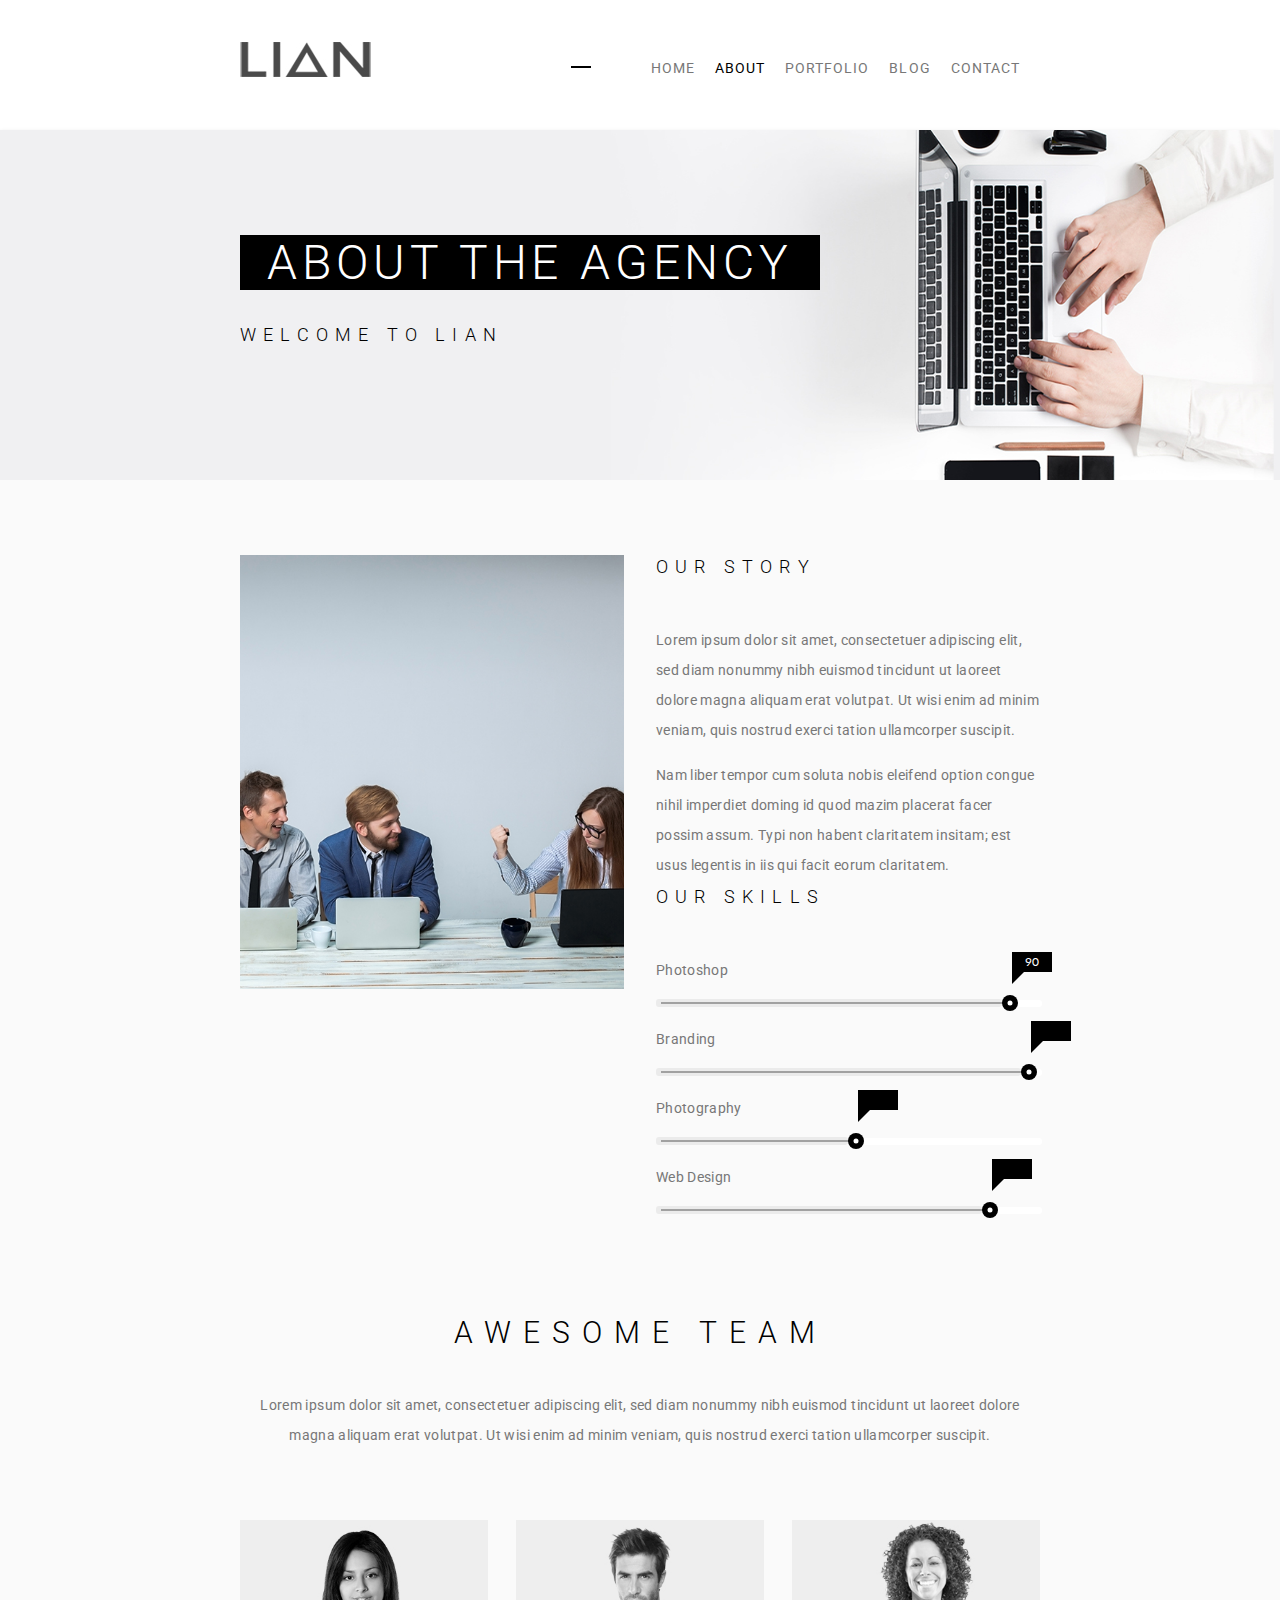
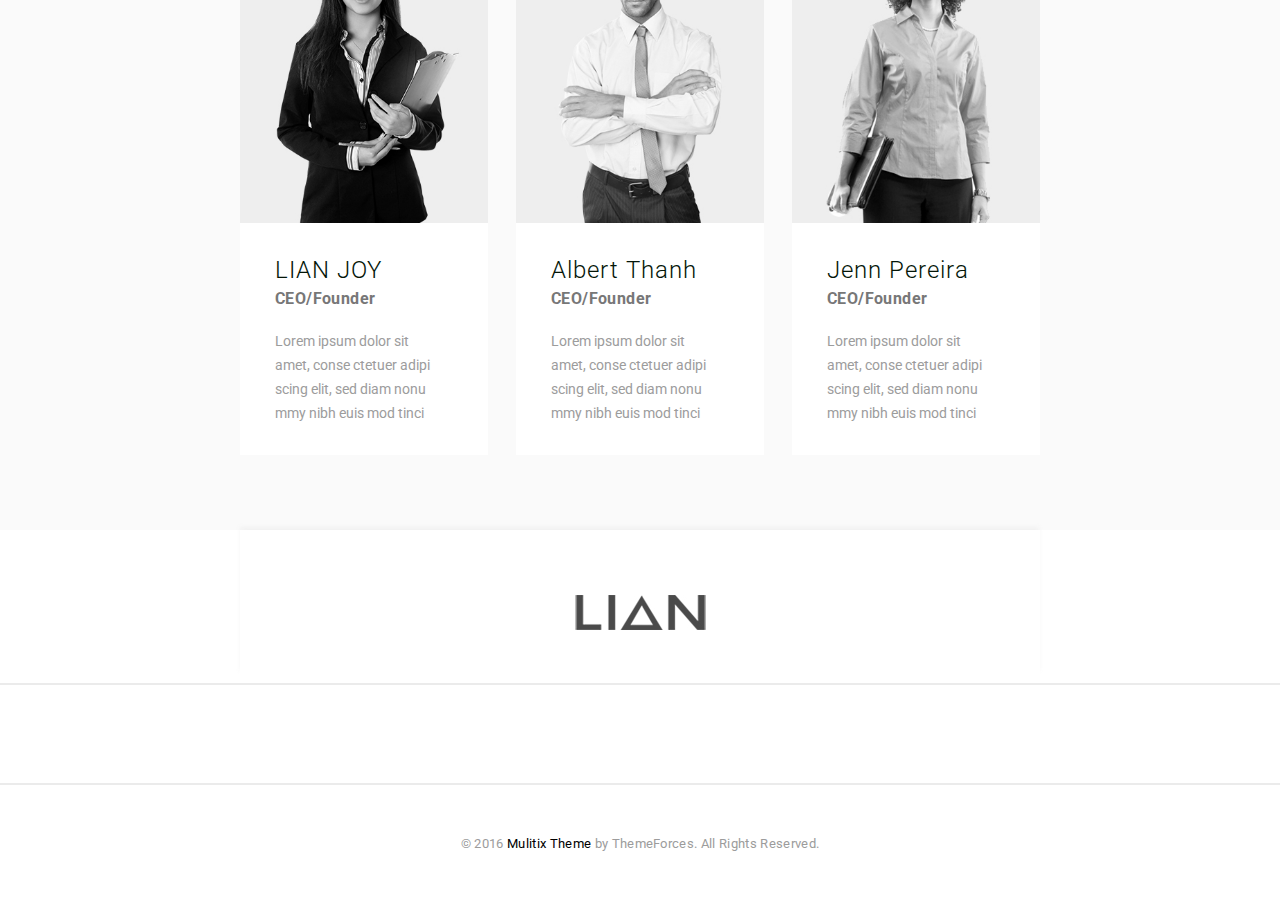
<file: 9.about/9-2.html>
<!DOCTYPE html>
<html lang="en">
<head>
    <meta charset="UTF-8">
    <meta http-equiv="X-UA-Compatible" content="IE=edge">
    <meta name="viewport" content="width=device-width, initial-scale=1.0">
    <title>About</title>
    <link rel="stylesheet" href="9-2.css/9-2.css">
    <link rel="preconnect" href="https://fonts.googleapis.com">
    <link rel="preconnect" href="https://fonts.gstatic.com" crossorigin>
    <link href="https://fonts.googleapis.com/css2?family=Lato:wght@300;400;700;900&display=swap" rel="stylesheet">
    <link rel="preconnect" href="https://fonts.googleapis.com">
    <link rel="preconnect" href="https://fonts.gstatic.com" crossorigin>
    <link href="https://fonts.googleapis.com/css2?family=Lato:wght@300;400;700;900&family=Roboto:wght@300;400;500;700;900&display=swap" rel="stylesheet">
    <link rel="stylesheet" href="https://use.fontawesome.com/releases/v5.15.3/css/all.css" integrity="sha384-SZXxX4whJ79/gErwcOYf+zWLeJdY/qpuqC4cAa9rOGUstPomtqpuNWT9wdPEn2fk" crossorigin="anonymous">
</head>
<body>
    <header class="header_area">
        <div class="header-inner container">
            <div class="header-logo">
                <img src="9-2.img/logo.jpg" alt="">
            </div>
            <div class="navbar__toggle" id="mobile-menu"> <!--бургєр-->
                <span class="bar bar1"></span>
                <span class="bar bar2"></span>
                <span class="bar bar3"></span>
            </div>
            <div class="right_header_area">
                <nav>
                    <ul>
                        <span></span><li><a href="../index.html" >HOME</a></li>
                        <li class="active-link-header"><a href="../9.about/9-2.html">ABOUT</a></li>
                        <li><a href="">PORTFOLIO</a></li>
                        <li><a href="../9.blog/9-4.html">BLOG</a></li>
                        <li><a href="../9.contact/9-5.html">CONTACT</a></li>
                        <li><i class="fas fa-search"></i></li>
                    </ul>
                </nav>
            </div>
        </div>
    </header>
    <section class="section-first">
        <div class="section-first-inner">
            <div class="section-first__content">
                <img src="9-2.img/about-top.jpg" alt="">
                <div class="container">
                    <div class="main-text"><h1>ABOUT THE AGENCY</h1></div>
                    <p>WELCOME TO LIAN</p>
                </div>
            </div>
        </div>
    </section>
    <section class="section-second">
        <div class="section-second_inner container">
            <div class="section-second__left">
                <img src="9-2.img/body.jpg" alt="">
            </div>
            <div class="section-second__right">
                <div class="section-second__right-top">
                    <h2>OUR STORY</h2>
                    <p>Lorem ipsum dolor sit amet, consectetuer adipiscing elit, sed diam nonummy nibh euismod tincidunt ut laoreet dolore magna aliquam erat volutpat. Ut wisi enim ad minim veniam, quis nostrud exerci tation ullamcorper suscipit. </p>
                    <p>Nam liber tempor cum soluta nobis eleifend option congue nihil imperdiet doming id quod mazim placerat facer possim assum. Typi non habent claritatem insitam; est usus legentis in iis qui facit eorum claritatem.</p>
                </div>
                <div class="section-second__right-bottom">
                    <h2>OUR SKILLS</h2>
                    <div class="section-second__range">
                        <p>Photoshop</p>
                        <div class="main">
                            <input type="range" min="0" max="100" value="90" id="slider" class="slider">
                            <div id="selector" class="selector"> 
                                <div class="SelectorBtn"><span></span></div>
                                <div id="SelectValue" class="SelectValue"></div>
                            </div>
                            <div id="ProgressBar" class="ProgressBar"><span></span></div>
                        </div>
                        <p>Branding</p>
                        <div class="main">
                            <input type="range" min="0" max="100" value="95" id="slider2" class="slider">
                            <div id="selector2" class="selector selector2">
                                <div class="SelectorBtn"><span></span></div>
                                <div id="SelectValue2" class="SelectValue"></div>
                            </div>
                            <div id="ProgressBar2" class="ProgressBar ProgressBar2"><span></span></div>
                        </div>
                        <p>Photography</p>
                        <div class="main">
                            <input type="range" min="0" max="100" value="50" id="slider3" class="slider">
                            <div id="selector3" class="selector selector3">
                                <div class="SelectorBtn"><span></span></div>
                                <div id="SelectValue3" class="SelectValue"></div>
                            </div>
                            <div id="ProgressBar3" class="ProgressBar ProgressBar3"><span></span></div>
                        </div>
                        <p>Web Design</p>
                        <div class="main">
                            <input type="range" min="0" max="100" value="85" id="slider4" class="slider">
                            <div id="selector4" class="selector selector4">
                                <div class="SelectorBtn"><span></span></div>
                                <div id="SelectValue4" class="SelectValue"></div>
                            </div>
                            <div id="ProgressBar4" class="ProgressBar ProgressBar4"><span></span></div>
                        </div>
                    </div>
                </div>
            </div>
        </div>
    </section>
    <section class="section-third">
        <div class="section-third_inner container">
            <div class="section-third__top">
                <h2>AWESOME TEAM</h2>
                <p>Lorem ipsum dolor sit amet, consectetuer adipiscing elit, sed diam nonummy nibh euismod tincidunt ut laoreet dolore magna aliquam erat volutpat. Ut wisi enim ad minim veniam, quis nostrud exerci tation ullamcorper suscipit.</p>
            </div>
            <div class="section-third__bottom">
                <div class="section-third__card third__card-1">
                    <img src="9-2.img/about__card1.jpg" alt="">
                    <h3>LIAN JOY</h3>
                    <h4>CEO/Founder</h4>
                    <p>Lorem ipsum dolor sit amet, conse ctetuer adipi scing elit, sed diam nonu mmy nibh euis mod tinci </p>
                </div>
                <div class="section-third__card third__card-2">
                    <img src="9-2.img/about__card2.jpg" alt="">
                    <h3>Albert Thanh</h3>
                    <h4>CEO/Founder</h4>
                    <p>Lorem ipsum dolor sit amet, conse ctetuer adipi scing elit, sed diam nonu mmy nibh euis mod tinci </p>
                </div>
                <div class="section-third__card third__card-3">
                    <img src="9-2.img/about__card3.jpg" alt="">
                    <h3>Jenn Pereira</h3>
                    <h4>CEO/Founder</h4>
                    <p>Lorem ipsum dolor sit amet, conse ctetuer adipi scing elit, sed diam nonu mmy nibh euis mod tinci </p>
                </div>
            </div>
        </div>
    </section>
    <section class="last-section-top">
        <div class="last-section__top--inner container">
            <div class="last-section__inner--logo">
                <img src="9-2.img/logo.jpg" alt="">
            </div>
        </div>
        <hr>
    </section>
    <section class="last-section-bottom">
        <div class="last-bottom--inner container-second"> 
            <nav>
                <ul>
                    <li><a href="#"><i class="fab fa-facebook-f"></i></a></li>
                    <li><a href="#"><i class="fab fa-google-plus-g"></i></a></li>
                    <li><a href="#"><i class="fab fa-twitter"></i></a></li>
                    <li><a href="#"><i class="fab fa-linkedin-in"></i></a></li>
                    <li><a href="#"><i class="fab fa-dribbble"></i></a></li>
                    <li><a href="#"><i class="fab fa-pinterest-p"></i></a></li>
                    <li><a href="#"><i class="fab fa-instagram"></i></a></li>
                </ul>
            </nav>
        </div>
        <hr>
    </section>
    <footer class="footer-section">
        <div class="footer-section-inner container-second">
            <div class="footer-section-inner--text">
                <p>© 2016 <span><a href="#">Mulitix Theme</a></span> by ThemeForces. All Rights Reserved.</p>
            </div>
        </div>
    </footer>
    <div class="footer-top-bottom isShowBtn isShowBtn_hide"><i class="far fa-arrow-alt-circle-up"></i></div>
    <script src="9-2.js/9-2.js"></script>
</body>
</html>
</file>
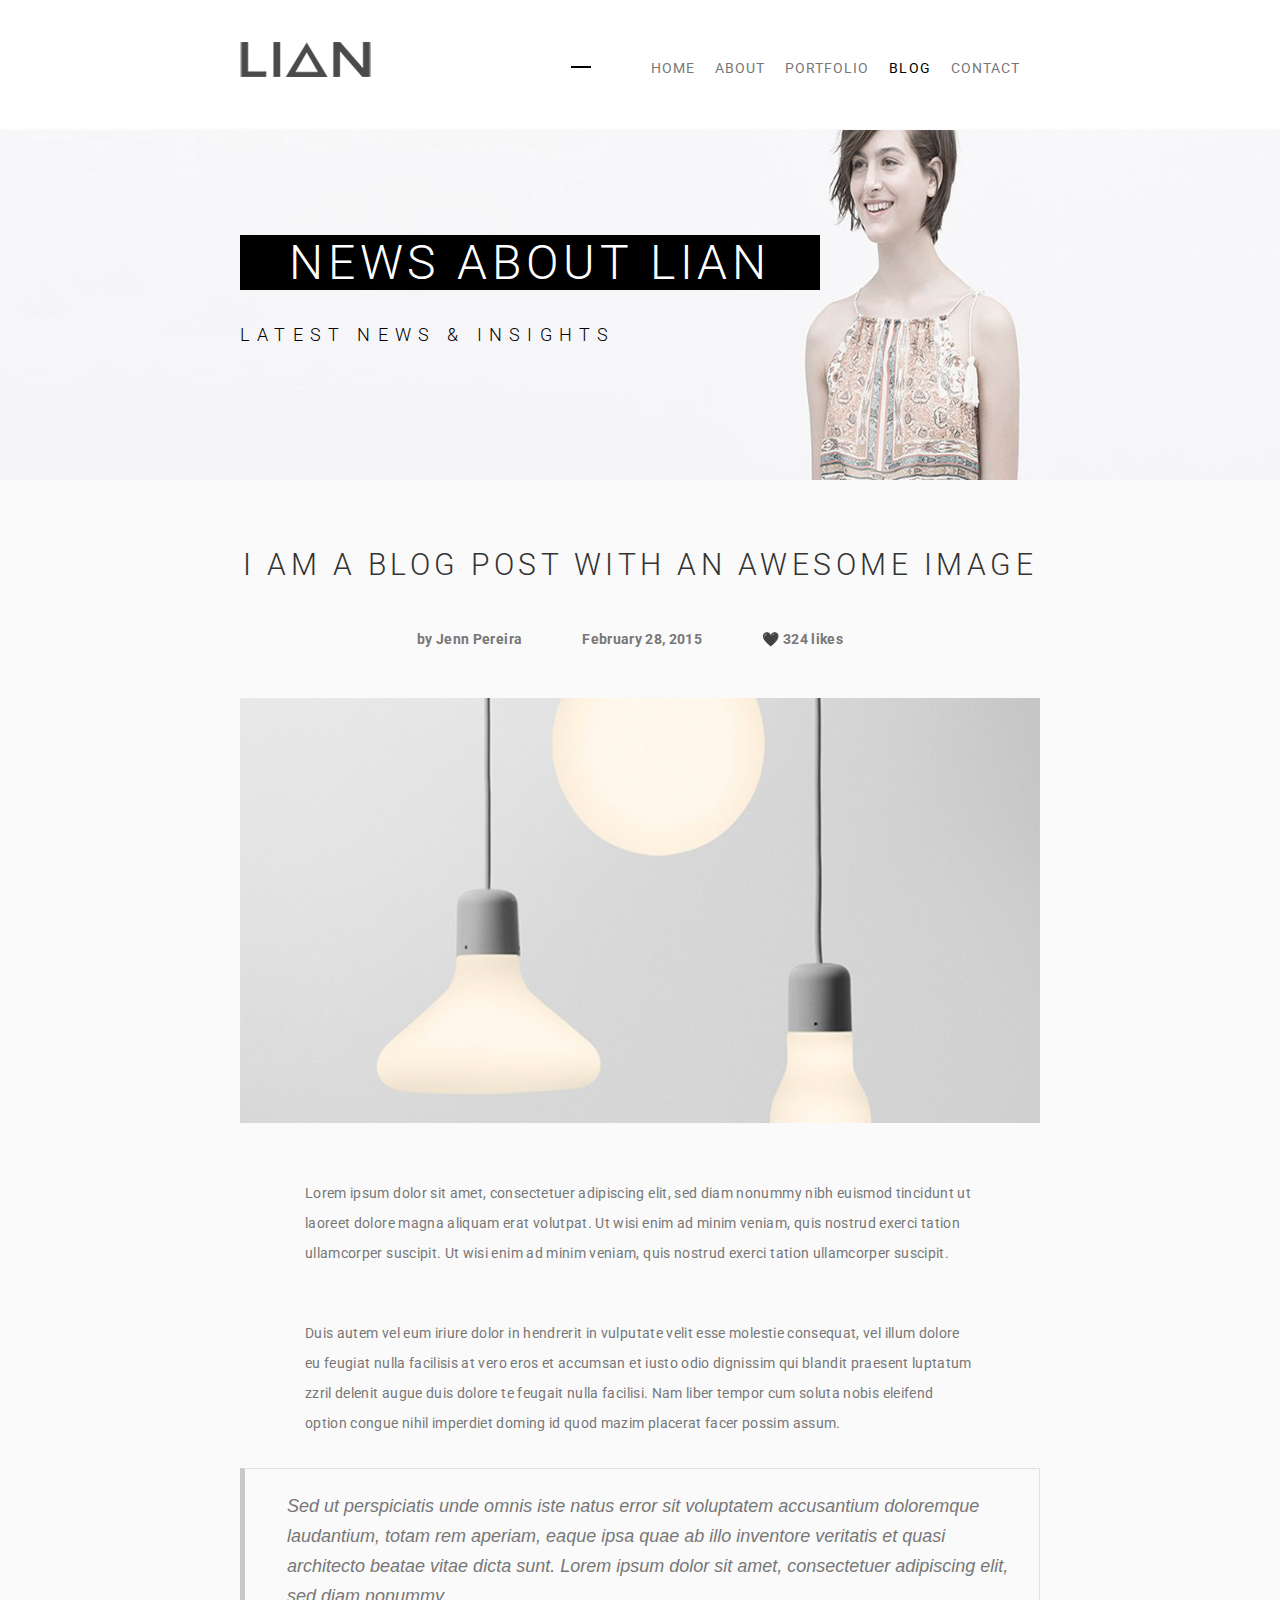
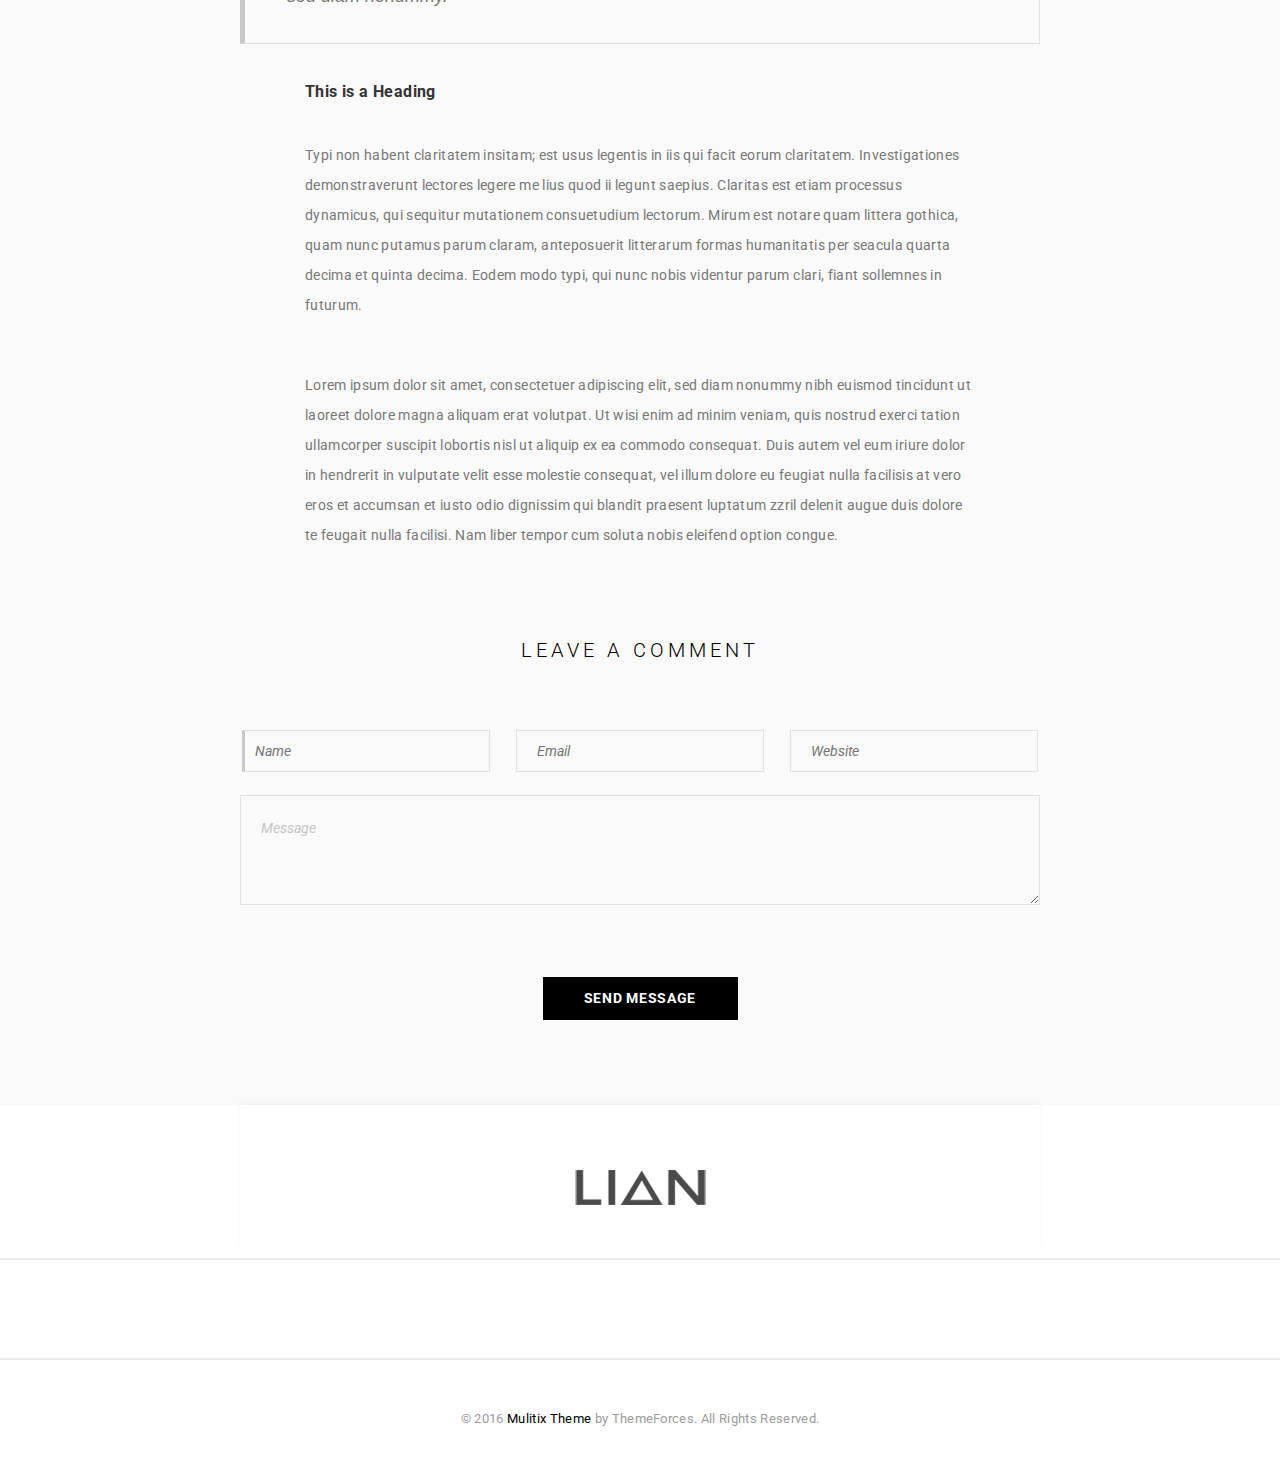
<file: 9.blog/9-4.html>
<!DOCTYPE html>
<html lang="en">
<head>
    <meta charset="UTF-8">
    <meta http-equiv="X-UA-Compatible" content="IE=edge">
    <meta name="viewport" content="width=device-width, initial-scale=1.0">
    <title>Blog</title>
    <link rel="stylesheet" href="9-4.css/9-4.css">
    <link rel="preconnect" href="https://fonts.googleapis.com">
    <link rel="preconnect" href="https://fonts.gstatic.com" crossorigin>
    <link href="https://fonts.googleapis.com/css2?family=Lato:wght@300;400;700;900&display=swap" rel="stylesheet">
    <link rel="preconnect" href="https://fonts.googleapis.com">
    <link rel="preconnect" href="https://fonts.gstatic.com" crossorigin>
    <link href="https://fonts.googleapis.com/css2?family=Lato:wght@300;400;700;900&family=Roboto:wght@300;400;500;700;900&display=swap" rel="stylesheet">
    <link rel="stylesheet" href="https://use.fontawesome.com/releases/v5.15.3/css/all.css" integrity="sha384-SZXxX4whJ79/gErwcOYf+zWLeJdY/qpuqC4cAa9rOGUstPomtqpuNWT9wdPEn2fk" crossorigin="anonymous">
</head>
<body>
    <header class="header_area">
        <div class="header-inner container">
            <div class="header-logo">
                <img src="9-4.img/logo.jpg" alt="">
            </div>
            <div class="navbar__toggle" id="mobile-menu"> <!--бургєр-->
                <span class="bar bar1"></span>
                <span class="bar bar2"></span>
                <span class="bar bar3"></span>
            </div>
            <div class="right_header_area">
                <nav>
                    <ul>
                        <span></span><li><a href="../index.html" >HOME</a></li>
                        <li><a href="../9.about/9-2.html">ABOUT</a></li>
                        <li><a href="">PORTFOLIO</a></li>
                        <li class="active-link-header"><a href="">BLOG</a></li>
                        <li><a href="../9.contact/9-5.html">CONTACT</a></li>
                        <li><i class="fas fa-search"></i></li>
                    </ul>
                </nav>
            </div>
        </div>
    </header>
    <section class="first-section">
        <div class="first-section-inner ">
            <img src="9-4.img/blog-bg.jpg" alt="" class="full">
            <img src="9-4.img/blog-bg-598.jpg" alt="" class="img-768">
            <div class="container">
                    <div class="first-section-h1"><h1>NEWS ABOUT LIAN</h1></div>
                    <p>LATEST NEWS & INSIGHTS</p>
            </div>
        </div>
    </section>
    <section class="second-section">
        <div class="second-section-inner container-2">
            <h2>I am a Blog Post with an Awesome Image</h2>
            <nav>
                <ul>
                    <li>by Jenn Pereira</li>
                    <li>February 28, 2015</li>
                    <li>🖤 324 likes</li>
                </ul>
            </nav>
            <img src="9-4.img/blog-section.jpg" alt="">
            <p class="p-2-1">Lorem ipsum dolor sit amet, consectetuer adipiscing elit, sed diam nonummy nibh euismod tincidunt ut laoreet dolore magna aliquam erat volutpat. Ut wisi enim ad minim veniam, quis nostrud exerci tation ullamcorper suscipit. Ut wisi enim ad minim veniam, quis nostrud exerci tation ullamcorper suscipit.</p>
            <p class="p-2-2">Duis autem vel eum iriure dolor in hendrerit in vulputate velit esse molestie consequat, vel illum dolore eu feugiat nulla facilisis at vero eros et accumsan et iusto odio dignissim qui blandit praesent luptatum zzril delenit augue duis dolore te feugait nulla facilisi. Nam liber tempor cum soluta nobis eleifend option congue nihil imperdiet doming id quod mazim placerat facer possim assum.</p>
            <div class="quote-div"><p class="quote">Sed ut perspiciatis unde omnis iste natus error sit voluptatem accusantium doloremque laudantium, totam rem aperiam, eaque ipsa quae ab illo inventore veritatis et quasi architecto beatae vitae dicta sunt. Lorem ipsum dolor sit amet, consectetuer adipiscing elit, sed diam nonummy.</p></div>
            <h4>This is a Heading</h4>
            <p class="p-2-4">Typi non habent claritatem insitam; est usus legentis in iis qui facit eorum claritatem. Investigationes demonstraverunt lectores legere me lius quod ii legunt saepius. Claritas est etiam processus dynamicus, qui sequitur mutationem consuetudium lectorum. Mirum est notare quam littera gothica, quam nunc putamus parum claram, anteposuerit litterarum formas humanitatis per seacula quarta decima et quinta decima. Eodem modo typi, qui nunc nobis videntur parum clari, fiant sollemnes in futurum.</p>
            <p class="p-2-5">Lorem ipsum dolor sit amet, consectetuer adipiscing elit, sed diam nonummy nibh euismod tincidunt ut laoreet dolore magna aliquam erat volutpat. Ut wisi enim ad minim veniam, quis nostrud exerci tation ullamcorper suscipit lobortis nisl ut aliquip ex ea commodo consequat. Duis autem vel eum iriure dolor in hendrerit in vulputate velit esse molestie consequat, vel illum dolore eu feugiat nulla facilisis at vero eros et accumsan et iusto odio dignissim qui blandit praesent luptatum zzril delenit augue duis dolore te feugait nulla facilisi. Nam liber tempor cum soluta nobis eleifend option congue.</p>
        </div>
    </section>
    <section class="third-section">
        <div class="third-section-inner container-2">
            <h3>LEAVE A COMMENT</h3>
            <div class="third-section-form">
                <form id="main-form" method="post">
                    <div class="inputs">
                        <input type="text" name="name" placeholder="Name" id="name">
                        <input type="text" name="email" placeholder="Email" id="email">
                        <input type="text" name="website" placeholder="Website" id="website"> <br>
                    </div>
                    <textarea name="textarea" id="textarea"  placeholder="Message"></textarea>
                    <div id="error" style="color: red"></div>
                    <div class="input-button"><button type="submit" name="submit" value="SEND MESSAGE" class="button3">SEND MESSAGE
                        <a href="#" >
                            <span class="button__line button__line--top"></span>
                            <span class="button__line button__line--right"></span>
                            <span class="button__line button__line--bottom"></span>
                            <span class="button__line button__line--left"></span>
                        </a>
                    </button></div>
                </form>
            </div>
        </div>
    </section>
    <section class="last-section-top">
        <div class="last-section__top--inner container">
            <div class="last-section__inner--logo">
                <img src="9-4.img/logo.jpg" alt="">
            </div>
        </div>
        <hr>
    </section>
    <section class="last-section-bottom">
        <div class="last-bottom--inner container-second"> 
            <nav>
                <ul>
                    <li><a href="#"><i class="fab fa-facebook-f"></i></a></li>
                    <li><a href="#"><i class="fab fa-google-plus-g"></i></a></li>
                    <li><a href="#"><i class="fab fa-twitter"></i></a></li>
                    <li><a href="#"><i class="fab fa-linkedin-in"></i></a></li>
                    <li><a href="#"><i class="fab fa-dribbble"></i></a></li>
                    <li><a href="#"><i class="fab fa-pinterest-p"></i></a></li>
                    <li><a href="#"><i class="fab fa-instagram"></i></a></li>
                </ul>
            </nav>
        </div>
        <hr>
    </section>
    <footer class="footer-section">
        <div class="footer-section-inner container-second">
            <div class="footer-section-inner--text">
                <p>© 2016 <span><a href="#">Mulitix Theme</a></span> by ThemeForces. All Rights Reserved.</p>
            </div>
        </div>
    </footer>
    <div class="footer-top-bottom isShowBtn isShowBtn_hide"><i class="far fa-arrow-alt-circle-up"></i></div>

   <!-- <div class="perfect-button">
        <a href="" class="button">
            <svg class="button__svg">
                <rect class="button__rect"></rect>
            </svg>
            Кнопка
        </a>
    </div>

    <div class="perfect-button2">
    <div class="wrapper">
        <a href="" class="wave-btn">
            <span class="wave-btn__text">Кнопка</span>
            <span class="wave-btn__waves"></span>
        </a>
    </div>     
    </div>

    <div class="perfect-button3">
         <a href="#" class="button3">
             <span class="button__line button__line--top"></span>
             <span class="button__line button__line--right"></span>
             <span class="button__line button__line--bottom"></span>
             <span class="button__line button__line--left"></span>
             Neon Button
         </a>
    </div>

    <div class="perfect-button4">
        <button class="button4">
            <span class="container4"></span>
            <span class="text">Click!</span>
        </button>
    </div> -->
    <script src="9-4.js/9-4.js"></script>
</body>
</html>
</file>
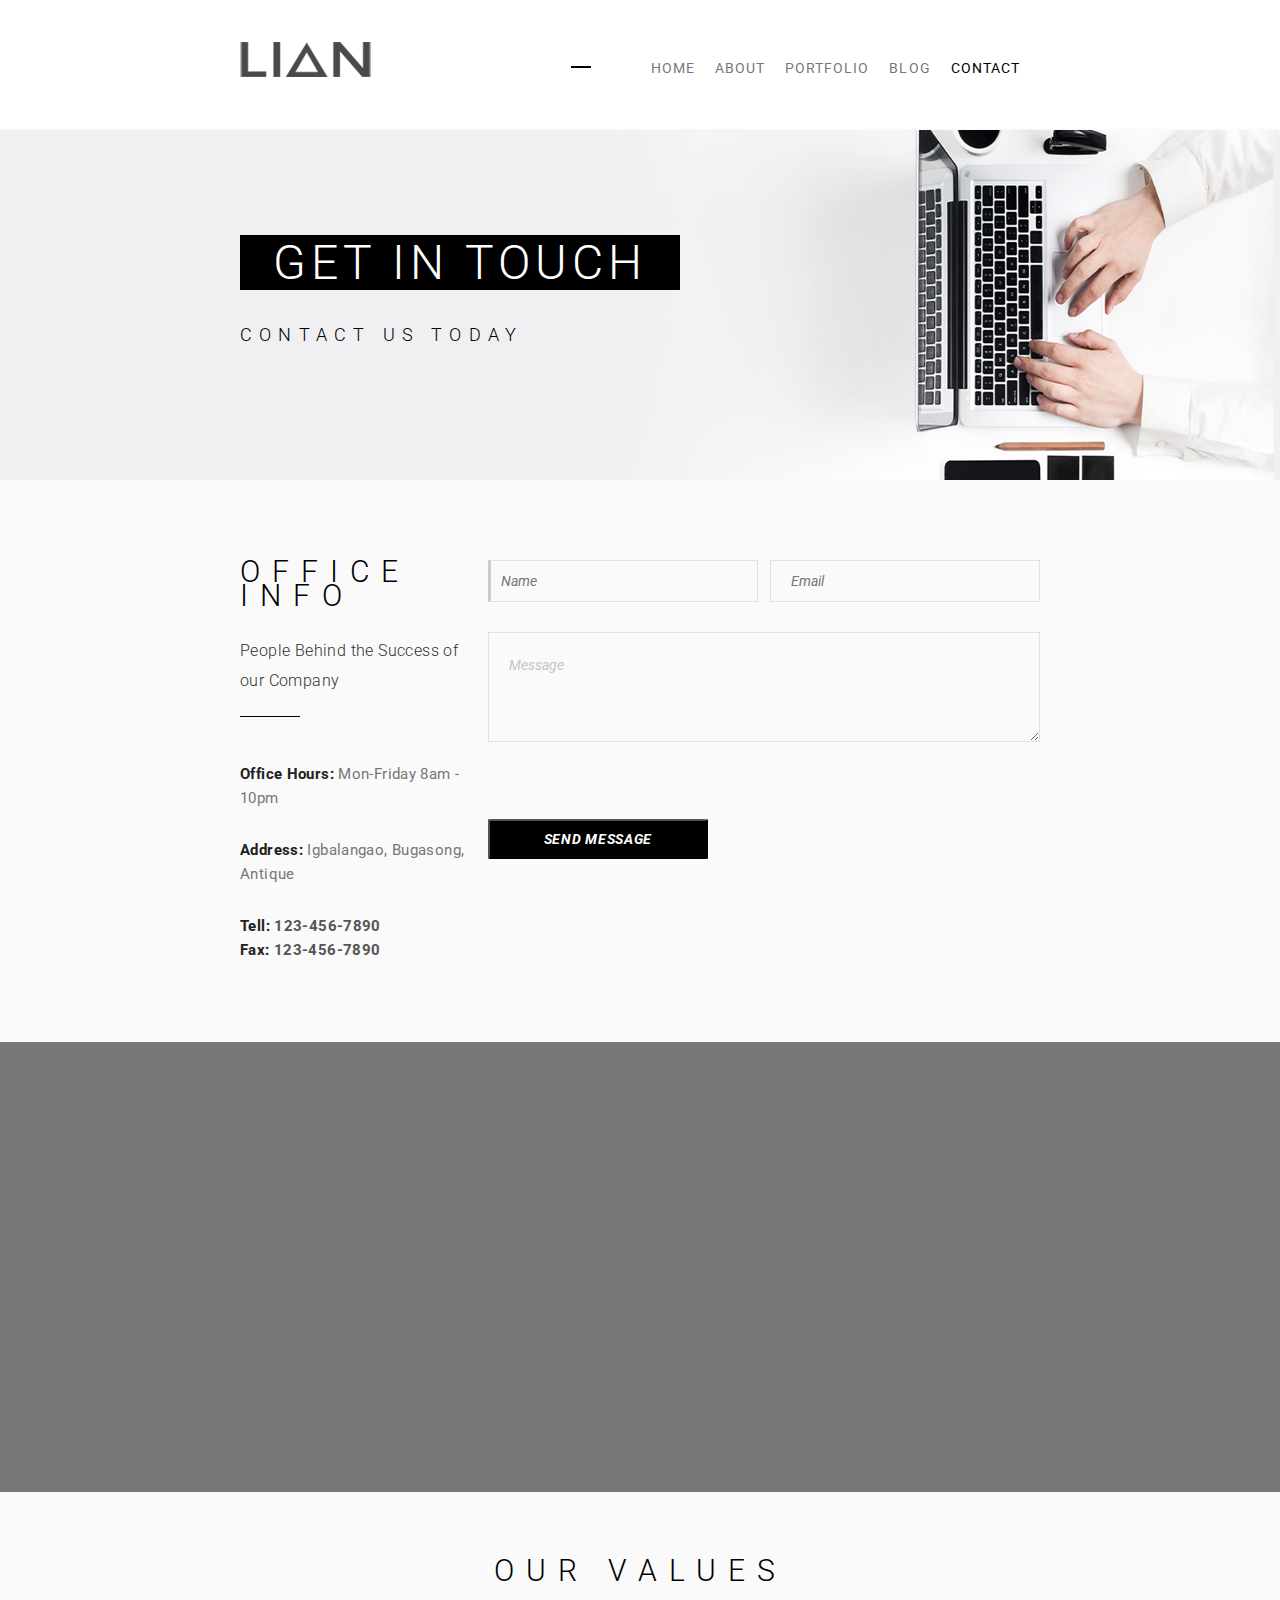
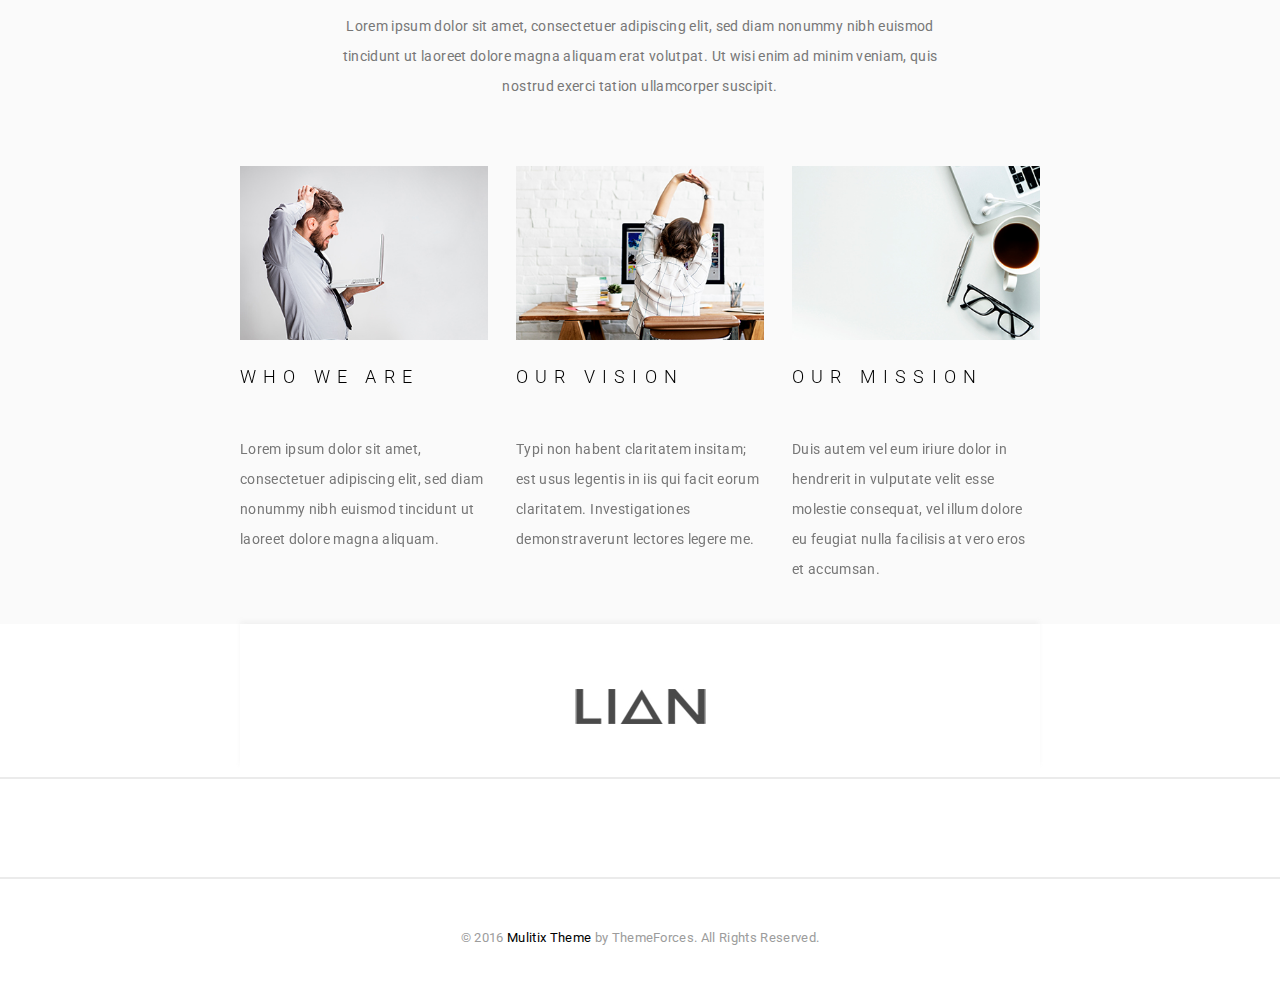
<file: 9.contact/9-5.html>
<!DOCTYPE html>
<html lang="en">
<head>
    <meta charset="UTF-8">
    <meta http-equiv="X-UA-Compatible" content="IE=edge">
    <meta name="viewport" content="width=device-width, initial-scale=1.0">
    <title>Contact</title>
    <link rel="stylesheet" href="9-5.css/9-5.css">
    <link rel="preconnect" href="https://fonts.googleapis.com">
    <link rel="preconnect" href="https://fonts.gstatic.com" crossorigin>
    <link href="https://fonts.googleapis.com/css2?family=Lato:wght@300;400;700;900&display=swap" rel="stylesheet">
    <link rel="preconnect" href="https://fonts.googleapis.com">
    <link rel="preconnect" href="https://fonts.gstatic.com" crossorigin>
    <link href="https://fonts.googleapis.com/css2?family=Lato:wght@300;400;700;900&family=Roboto:wght@300;400;500;700;900&display=swap" rel="stylesheet">
    <link rel="stylesheet" href="https://use.fontawesome.com/releases/v5.15.3/css/all.css" integrity="sha384-SZXxX4whJ79/gErwcOYf+zWLeJdY/qpuqC4cAa9rOGUstPomtqpuNWT9wdPEn2fk" crossorigin="anonymous">
</head>
<body>
    <header class="header_area">
        <div class="header-inner container">
            <div class="header-logo">
                <img src="9-5.img/logo.jpg" alt="logo">
            </div>
            <div class="navbar__toggle" id="mobile-menu"> <!--бургєр-->
                <span class="bar bar1"></span>
                <span class="bar bar2"></span>
                <span class="bar bar3"></span>
            </div>
            <div class="right_header_area">
                <nav>
                    <ul>
                        <span></span><li><a href="../index.html" >HOME</a></li>
                        <li><a href="../9.about/9-2.html">ABOUT</a></li>
                        <li><a href="">PORTFOLIO</a></li>
                        <li><a href="../9.blog/9-4.html">BLOG</a></li>
                        <li class="active-link-header"><a href="../9.contact/9-5.html">CONTACT</a></li>
                        <li><i class="fas fa-search"></i></li>
                    </ul>
                </nav>
            </div>
        </div>
    </header>
    <section class="first-section">
        <div class="first-section-inner ">
            <img src="9-5.img/bace.jpg" alt="bace">
            <div class="container">
                    <div class="first-section-h1"><h1>Get in Touch</h1></div>
                    <p>Contact us Today</p>
            </div>
        </div>
    </section>
      <section class="second-section">
        <div class="second-section-inner container">
            <div class="second-section-info">
                <h2>OFFICE INFO</h2>
                <p class="second-section-p-top">People Behind the Success of our Company</p>
                <span class="second-section-stroke"></span>
                <p class="second-section-p-middle">Office Hours: <span class="second-section-p-middle_span">Mon-Friday 8am - 10pm</span></p>
                <p class="second-section-p-middle">Address: <span class="second-section-p-middle_span">Igbalangao, Bugasong, Antique</span></p>
                <div class="second-section-tel">
                    <p class="second-section-p-bottom">Tell:  <span class="second-section-p-bottom_span"> 123-456-7890</span></p>
                    <p class="second-section-p-bottom">Fax:  <span class="second-section-p-bottom_span"> 123-456-7890</span></p>
                </div>
            </div>
            <div class="second-section-form">
                <form id="main-form" method="post">
                    <div class="inputs">
                        <input type="text" name="name" placeholder="Name" id="name">
                        <input type="text" name="email" placeholder="Email" id="email"> <br>
                    </div>
                    <textarea name="textarea" id="textarea"  placeholder="Message"></textarea>
                    <div id="error" style="color: red"></div>
                    <div class="input-submit"><input type="submit" name="submit" value="SEND MESSAGE"></div>
                </form>
            </div>
        </div>
    </section> 
   <section class="third-section">
        <div class="third-section-inner">
            <iframe src="https://www.google.com/maps/embed?pb=!1m18!1m12!1m3!1d3025.682086245341!2d-73.82749242822268!3d40.68097324657791!2m3!1f0!2f0!3f0!3m2!1i1024!2i768!4f13.1!3m3!1m2!1s0x89c26745b3740ff3%3A0x36fa6ed8ee526c13!2zMTE0LTIgMTA5dGggQXZlLCBTb3V0aCBPem9uZSBQYXJrLCBOWSAxMTQyMCwg0KHQqNCQ!5e0!3m2!1sru!2sua!4v1633197241333!5m2!1sru!2sua" width="600" height="450" style="border:0;" allowfullscreen="" loading="lazy"></iframe>
        </div>
    </section>  
    <section class="fourth-section">
        <div class="fourth-section-inner container">
            <div class="fourth-section-top">
                <h2>OUR VALUES</h2>
                <p>Lorem ipsum dolor sit amet, consectetuer adipiscing elit, sed diam nonummy nibh euismod tincidunt ut laoreet dolore magna aliquam erat volutpat. Ut wisi enim ad minim veniam, quis nostrud exerci tation ullamcorper suscipit.</p>
            </div>
            <div class="fourth-section-bottom">
                <div class="fourth-section-card card4-1">
                    <div class="card-item">
                    <img src="9-5.img/card-9-5-1.jpg" alt="">
                    <h3>WHO WE ARE</h3>
                    <p>Lorem ipsum dolor sit amet, consectetuer adipiscing elit, sed diam nonummy nibh euismod tincidunt ut laoreet dolore magna aliquam.</p>
                    </div>
                </div>
                <div class="fourth-section-card card4-2">
                    <div class="card-item">
                    <img src="9-5.img/card-9-5-2.jpg" alt="">
                    <h3>OUR VISION</h3>
                    <p>Typi non habent claritatem insitam; est usus legentis in iis qui facit eorum claritatem. Investigationes demonstraverunt lectores legere me.</p>
                    </div>
                </div>
                <div class="fourth-section-card card4-3">
                    <div class="card-item">
                    <img src="9-5.img/card-9-5-3.jpg" alt="">
                    <h3>OUR MISSION</h3>
                    <p>Duis autem vel eum iriure dolor in hendrerit in vulputate velit esse molestie consequat, vel illum dolore eu feugiat nulla facilisis at vero eros et accumsan.</p>
                    </div>
                </div>
            </div>
        </div>
    </section> 
    <section class="last-section-top">
        <div class="last-section__top--inner container">
            <div class="last-section__inner--logo">
                <img src="9-5.img/logo.jpg" alt="">
            </div>
        </div>
        <hr>
    </section>
    <section class="last-section-bottom">
        <div class="last-bottom--inner container-second"> 
            <nav>
                <ul>
                    <li><a href="#"><i class="fab fa-facebook-f"></i></a></li>
                    <li><a href="#"><i class="fab fa-google-plus-g"></i></a></li>
                    <li><a href="#"><i class="fab fa-twitter"></i></a></li>
                    <li><a href="#"><i class="fab fa-linkedin-in"></i></a></li>
                    <li><a href="#"><i class="fab fa-dribbble"></i></a></li>
                    <li><a href="#"><i class="fab fa-pinterest-p"></i></a></li>
                    <li><a href="#"><i class="fab fa-instagram"></i></a></li>
                </ul>
            </nav>
        </div>
        <hr>
    </section>
    <footer class="footer-section">
        <div class="footer-section-inner container-second">
            <div class="footer-section-inner--text">
                <p>© 2016 <span><a href="#">Mulitix Theme</a></span> by ThemeForces. All Rights Reserved.</p>
            </div>
        </div>
    </footer>
    <div class="footer-top-bottom isShowBtn isShowBtn_hide"><i class="far fa-arrow-alt-circle-up"></i></div>

    <script src="9-5.js/9-5.js"></script>
</body>
</html>
</file>
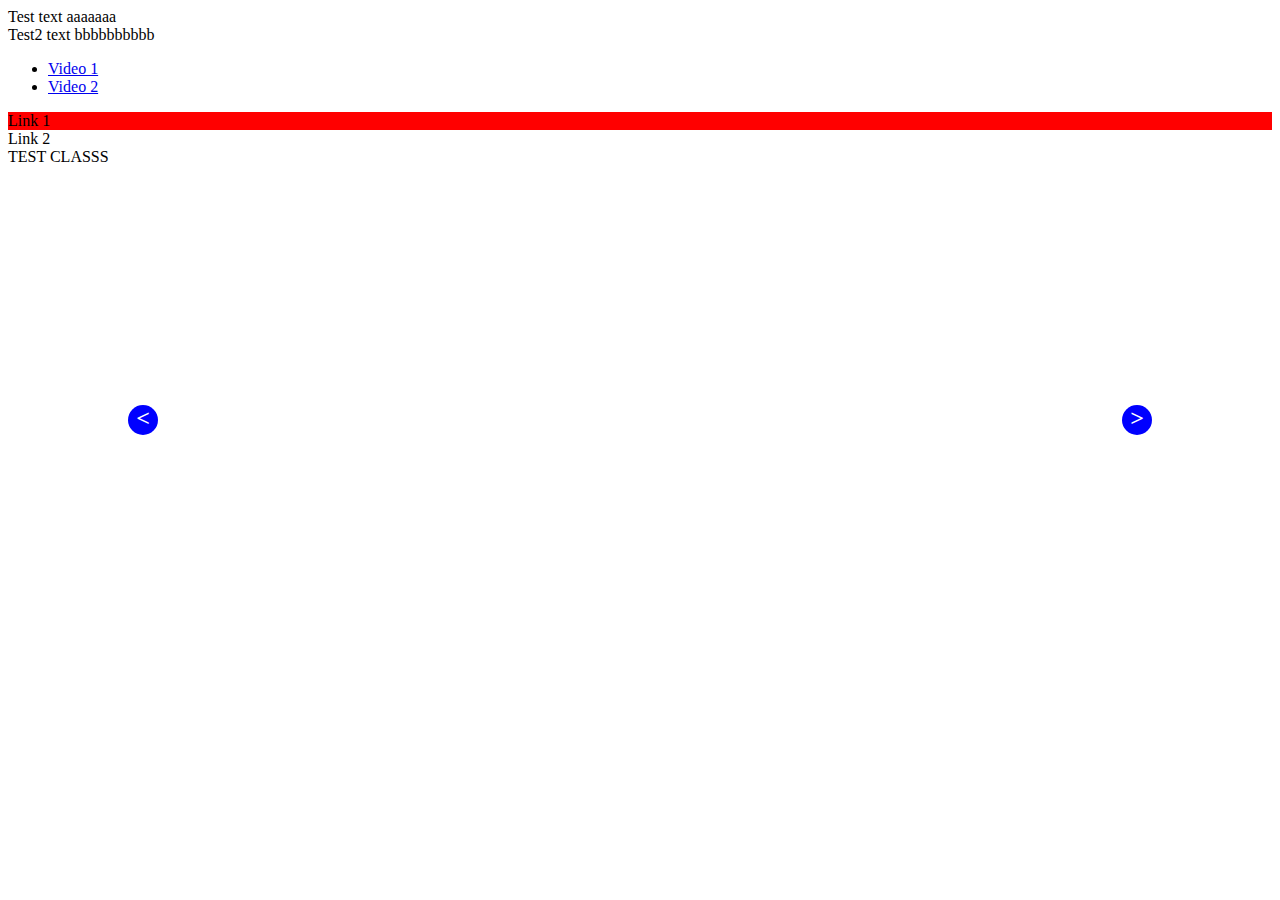
<file: test/t.html>
<!DOCTYPE html>
<html lang="en">
<head>
    <meta charset="UTF-8">
    <meta http-equiv="X-UA-Compatible" content="IE=edge">
    <meta name="viewport" content="width=device-width, initial-scale=1.0">
    <title>Document</title>
    <link rel="stylesheet" href="t.css">
</head>
<body>
    
    <div id="btn-prev" class="btn-switch blue"> < </div>
    <div id="btn-next" class="btn-switch blue"> > </div>
</div>
<div id="test1">Test text aaaaaaa</div>
<div id="test2">Test2 text bbbbbbbbbb</div>


<ul class="nav">
    <li><a href="#video1" id="link1" class="link1">Video 1</a></li>
    <li><a href="#video2" id="link2" class="link2">Video 2</a></li>
</ul>

<div class="video1 active" id="video1">Link 1</div>
<div class="video2" id="video2">Link 2</div>





<div class="test">TEST CLASSS</div>


    <script src="t.js"></script>
</body>
</html>
</file>
<file: 9.about/9-2.css/9-2.css>
@charset "UTF-8";
*,
*::before,
*::after {
  box-sizing: border-box; }

ul[class],
ol[class] {
  padding: 0; }

body,
h1,
h2,
h3,
h4,
p,
ul[class],
ol[class],
li,
figure,
figcaption,
blockquote,
dl,
dd {
  margin: 0; }

body {
  min-height: 100vh;
  scroll-behavior: smooth;
  text-rendering: optimizeSpeed;
  line-height: 1.5; }

ul[class],
ol[class] {
  list-style: none; }

a:not([class]) {
  text-decoration-skip-ink: auto; }

img {
  max-width: 100%;
  display: block; }

article > * + * {
  margin-top: 1em; }

input,
button,
textarea,
select {
  font: inherit; }

@media (prefers-reduced-motion: reduce) {
  * {
    animation-duration: 0.01ms !important;
    animation-iteration-count: 1 !important;
    transition-duration: 0.01ms !important;
    scroll-behavior: auto !important; } }
html {
  scroll-behavior: smooth; }

* {
  font-family: 'Roboto', sans-serif; }

.container {
  width: 1140px;
  margin: 0 auto; }

.header_area {
  box-shadow: 0px 2px 4.75px 0.25px rgba(0, 0, 0, 0.15);
  padding-bottom: 40px; }

.header-inner {
  display: flex;
  justify-content: space-between;
  height: 90px; }

.header-logo {
  background: #fff;
  padding-top: 42px; }

.right_header_area {
  padding-top: 40px;
  padding-bottom: 40px; }
  .right_header_area span {
    position: absolute;
    width: 20px;
    height: 2px;
    background-color: #000;
    align-items: center;
    left: -20px;
    top: 10px; }

.header-inner ul {
  list-style-type: none;
  display: flex;
  justify-content: space-around;
  position: relative;
  cursor: pointer; }
  .header-inner ul .active-link-header a {
    color: #000; }
  .header-inner ul li {
    font-family: sans-serif, 'Lato';
    padding-left: 20px;
    font-size: 14px;
    line-height: 24px;
    letter-spacing: 0.075em;
    font-weight: 400;
    color: #777; }
    .header-inner ul li a {
      text-decoration: none;
      color: #777;
      transition: 0.5s ease; }
      .header-inner ul li a:hover {
        color: black; }

@media screen and (max-width: 1424px) {
  .container {
    width: 800px; } }
@media screen and (max-width: 1024px) {
  .container {
    width: 700px; }

  .right_header_area span {
    display: none; } }
@media screen and (max-width: 768px) {
  .navbar__toggle .bar {
    display: block;
    cursor: pointer; }

  .navbar__toggle {
    cursor: pointer; }

  .navbar__toggle .bar {
    transition: all .3s ease-in-out;
    background: #000;
    margin-top: 4px;
    width: 25px;
    height: 3px;
    margin: 5px auto;
    transition: all .3s ease-in-out; }

  .navbar__toggle:hover .bar {
    background: #777;
    transition: .5s ease; }

  #mobile-menu.is-active .bar:nth-child(2) {
    opacity: 0; }

  #mobile-menu.is-active .bar:nth-child(1) {
    transform: translateY(8px) rotate(45deg); }

  #mobile-menu.is-active .bar:nth-child(3) {
    transform: translateY(-8px) rotate(-45deg); }

  #mobile-menu {
    position: absolute;
    right: 5%;
    top: 45px; }

  .header_area {
    height: 120px;
    transition: 1s ease;
    overflow: hidden; }

  .header_area.active {
    transition: 1s ease;
    height: 350px;
    overflow: hidden; }

  .header-inner {
    display: block;
    position: relative; }

  .right_header_area ul {
    display: flex;
    flex-direction: column;
    padding-left: 0px; }

  .right_header_area ul li {
    padding-top: 10px; }

  .right_header_area ul li a {
    color: #515769;
    font-size: 13px;
    font-weight: 600; }

  .header-logo {
    padding-left: 20px; } }
.section-first {
  box-shadow: 0px 2px 4.75px 0.25px rgba(0, 0, 0, 0.15); }
  .section-first__content img {
    width: 100%;
    height: 350px; }

.section-first-inner {
  position: relative; }

.main-text {
  width: 580px;
  height: 55px;
  background: #000;
  color: #fff;
  position: absolute;
  top: 30%;
  display: flex;
  justify-content: center;
  align-items: center; }

.section-first__content h1 {
  font-size: 48px;
  font-weight: 300;
  letter-spacing: 0.1em;
  display: flex;
  line-height: 24px; }
.section-first__content p {
  position: absolute;
  top: 55%;
  color: #000;
  letter-spacing: 0.4em;
  line-height: 24px;
  font-size: 18px;
  font-weight: 300; }

@media screen and (max-width: 1024px) {
  .section-first__content .main-text {
    width: 320px;
    height: 120px;
    text-align: center; }
    .section-first__content .main-text h1 {
      line-height: 56px; }
  .section-first__content p {
    top: 70%; } }
.section-second {
  padding-top: 75px;
  background: #fafafa; }
  .section-second_inner {
    display: flex;
    justify-content: space-between; }
  .section-second__left {
    width: 48%; }
  .section-second__right {
    width: 48%; }
    .section-second__right h2 {
      color: #000;
      letter-spacing: 0.4em;
      line-height: 24px;
      font-size: 18px;
      font-weight: 300;
      padding-bottom: 36px; }
    .section-second__right p {
      padding-bottom: 5px;
      padding-top: 10px;
      font-size: 14px;
      font-weight: 400;
      letter-spacing: 0.025em;
      line-height: 30px;
      color: #777; }

@media screen and (max-width: 1024px) {
  .container {
    width: 700px; }

  .section-second__right {
    display: flex;
    flex-wrap: wrap; }

  .section-second__right-top {
    width: 100%; }

  .section-second__right-bottom {
    width: 100%; } }
@media screen and (max-width: 768px) {
  .container {
    width: 430px; }

  .section-second_inner {
    flex-direction: column; }

  .section-second__left {
    width: 98%;
    margin: 0 auto; }

  .section-second__right {
    width: 98%;
    margin: 30px auto; }

  .section-second__right-bottom {
    margin-top: 30px; } }
.main input {
  width: 100%; }

.main {
  position: relative; }

.slider {
  -webkit-appearance: none;
  width: 100%;
  height: 7px;
  outline: none;
  border-radius: 3px; }

.slider::-webkit-slider-thumb {
  -webkit-appearance: none;
  width: 24px;
  height: 24px;
  cursor: pointer;
  z-index: 3;
  position: relative; }

.selector {
  height: 104px;
  position: absolute;
  bottom: -16px;
  left: 90%;
  transform: translateX(-90%);
  z-index: 2; }

.SelectorBtn {
  height: 16px;
  width: 16px;
  background-color: #000;
  background-size: cover;
  background-position: center;
  border-radius: 50%;
  position: absolute;
  bottom: 18%; }

.SelectorBtn span {
  width: 5px;
  height: 5px;
  background: #fff;
  border-radius: 50%;
  position: absolute;
  top: 50%;
  left: 50%;
  transform: translate(-50%, -50%); }

 /* #SelectValue{  // ! оце оте облако , тут я пижився сам, з відоса перероблював
  width: 40px; height: 20px; position: absolute; top: 15px; left: 12px; background: #ffd200;  text-align: center; line-height: 24px;
  font-size: 12px; font-weight: 400; letter-spacing: 0;
}
#SelectValue::after{  // оце отут через бордери добавлявся трикутник на прямоугольнік (якій зверху указувався)
  content: ''; border-top: 16px solid #ffd200; border-left: 0px solid;  border-right: 12px solid #fafafa; position: absolute; bottom: -16px; left: 0;
}  */
.SelectValue {
  /* Оце перероблене від Черніченка облако  */
  width: 40px;
  height: 20px;
  position: absolute;
  top: 26px;
  left: 10px;
  background: #000;
  line-height: 24px;
  display: flex;
  justify-content: center;
  align-items: center;
  font-size: 12px;
  font-weight: 400;
  letter-spacing: 0;
  color: #fff;
  font-family: 'Lato', sans-serif; }

.SelectValue::after {
  content: '';
  border: 6px solid transparent;
  border-left: 6px solid #000;
  border-top: 6px solid #000;
  position: absolute;
  top: 100%;
  left: 0; }

.ProgressBar {
  width: 90%;
  height: 8px;
  background: #ebebeb;
  border-radius: 3px;
  position: absolute;
  bottom: 7px;
  left: 0; }

.ProgressBar span {
  width: 100%;
  position: absolute;
  left: 5px;
  height: 2px;
  background: #a1a1a1;
  bottom: 3px; }

.selector2 {
  left: 95%;
  transform: translateX(-95%); }

.ProgressBar2 {
  width: 95%; }

.selector3 {
  left: 50%;
  transform: translateX(-50%); }

.ProgressBar3 {
  width: 50%; }

.selector4 {
  left: 85%;
  transform: translateX(-85%); }

.ProgressBar4 {
  width: 85%; }

.section-third {
  padding-top: 100px;
  background-color: #fafafa;
  padding-bottom: 75px; }
  .section-third__top {
    display: flex;
    justify-content: center;
    flex-direction: column;
    align-items: center;
    text-align: center; }
    .section-third__top h2 {
      font-size: 30px;
      font-weight: 300;
      letter-spacing: 0.4em;
      line-height: 24px;
      color: #000;
      padding-bottom: 45px; }
    .section-third__top p {
      font-size: 14px;
      font-weight: 400;
      letter-spacing: 0.025em;
      line-height: 30px;
      color: #777;
      margin-bottom: 70px; }
  .section-third__bottom {
    display: flex;
    justify-content: space-between;
    flex-wrap: wrap; }
    .section-third__bottom h3, .section-third__bottom h4, .section-third__bottom p {
      text-align: left;
      padding-left: 35px;
      padding-right: 45px; }
    .section-third__bottom h3 {
      font-size: 24px;
      font-weight: 300;
      line-height: 24px;
      letter-spacing: 0.04em;
      color: #041608;
      padding-top: 35px;
      padding-bottom: 12px; }
    .section-third__bottom h4 {
      font-size: 16px;
      font-weight: 700;
      line-height: 10px;
      letter-spacing: 0.025em;
      color: #777;
      padding-bottom: 25px; }
    .section-third__bottom p {
      font-size: 14px;
      font-weight: 400;
      line-height: 24px;
      letter-spacing: 0;
      color: #9c9c9c;
      padding-bottom: 30px; }
  .section-third__card {
    width: 31%;
    background: #fff;
    cursor: pointer;
    transition: .5s ease; }
    .section-third__card:hover {
      transform: scale(1.05); }

@media screen and (max-width: 1024px) {
  .section-third__card {
    width: 48%;
    transition: 1s; }

  .third__card-3 {
    margin: 40px auto 0;
    width: 96%; }
    .third__card-3 h3, .third__card-3 h4, .third__card-3 p, .third__card-3 img {
      text-align: center; }

  .third__card-3 img {
    margin: 0 auto; } }
@media screen and (max-width: 768px) {
  .section-third__bottom {
    flex-direction: column; }

  .section-third__card {
    width: 98%; }
    .section-third__card h3, .section-third__card h4, .section-third__card p, .section-third__card img {
      text-align: center; }

  .section-third__card img {
    margin: 0 auto; } }
.last-section__inner--logo {
  display: flex;
  justify-content: center;
  padding-top: 65px;
  padding-bottom: 45px;
  box-shadow: 0px -3px 4.75px 0.25px rgba(163, 163, 163, 0.1); }

.last-section-top hr {
  border: 1px solid #ebebeb; }

.container-second {
  width: 430px;
  margin: 0 auto; }

.last-section-bottom hr {
  border: 1px solid #ebebeb; }

.last-bottom--inner {
  padding-top: 25px;
  padding-bottom: 25px; }

.last-bottom--inner ul {
  list-style-type: none;
  display: flex;
  justify-content: space-between; }

.last-bottom--inner ul a {
  text-decoration: none;
  color: #777;
  transition: 0.5s ease; }

.last-bottom--inner ul a:hover {
  color: #000; }

/* FOOTER */
.footer-section-inner {
  padding-top: 38px;
  padding-bottom: 45px; }

.footer-section-inner p {
  font-size: 13px;
  letter-spacing: 0.025em;
  font-weight: 400;
  line-height: 26px;
  text-align: center;
  color: #9c9c9c; }

.footer-section-inner p span a {
  text-decoration: none;
  color: #000; }

.footer-top-bottom {
  position: fixed;
  right: 2%;
  z-index: 5; }

.footer-top-bottom i {
  color: red;
  font-size: 48px;
  font-weight: 400;
  z-index: 5;
  cursor: pointer;
  transition: .5s ease; }

.footer-top-bottom i:hover {
  color: #000;
  transform: scale(1.2); }

.isShowBtn {
  opacity: 1;
  bottom: 2%;
  transition: 1s; }
  .isShowBtn_hide {
    opacity: 1;
    bottom: -50px; }
</file>
<file: 9.blog/9-4.css/9-4.css>
@charset "UTF-8";
*,
*::before,
*::after {
  box-sizing: border-box; }

ul[class],
ol[class] {
  padding: 0; }

body,
h1,
h2,
h3,
h4,
p,
ul[class],
ol[class],
li,
figure,
figcaption,
blockquote,
dl,
dd {
  margin: 0; }

body {
  min-height: 100vh;
  scroll-behavior: smooth;
  text-rendering: optimizeSpeed;
  line-height: 1.5; }

ul[class],
ol[class] {
  list-style: none; }

a:not([class]) {
  text-decoration-skip-ink: auto; }

img {
  max-width: 100%;
  display: block; }

article > * + * {
  margin-top: 1em; }

input,
button,
textarea,
select {
  font: inherit; }

@media (prefers-reduced-motion: reduce) {
  * {
    animation-duration: 0.01ms !important;
    animation-iteration-count: 1 !important;
    transition-duration: 0.01ms !important;
    scroll-behavior: auto !important; } }
html {
  scroll-behavior: smooth; }

* {
  font-family: 'Roboto', sans-serif; }

.container {
  width: 1140px;
  margin: 0 auto; }

.header_area {
  box-shadow: 0px 2px 4.75px 0.25px rgba(0, 0, 0, 0.15);
  padding-bottom: 40px; }

.header-inner {
  display: flex;
  justify-content: space-between;
  height: 90px; }

.header-logo {
  background: #fff;
  padding-top: 42px; }

.right_header_area {
  padding-top: 40px;
  padding-bottom: 40px; }
  .right_header_area span {
    position: absolute;
    width: 20px;
    height: 2px;
    background-color: #000;
    align-items: center;
    left: -20px;
    top: 10px; }

.header-inner ul {
  list-style-type: none;
  display: flex;
  justify-content: space-around;
  position: relative;
  cursor: pointer; }
  .header-inner ul .active-link-header a {
    color: #000; }
  .header-inner ul li {
    font-family: sans-serif, 'Lato';
    padding-left: 20px;
    font-size: 14px;
    line-height: 24px;
    letter-spacing: 0.075em;
    font-weight: 400;
    color: #777; }
    .header-inner ul li a {
      text-decoration: none;
      color: #777;
      transition: 0.5s ease; }
      .header-inner ul li a:hover {
        color: black; }

@media screen and (max-width: 1424px) {
  .container {
    width: 800px; } }
@media screen and (max-width: 1024px) {
  .right_header_area span {
    display: none; }

  .container {
    width: 600px; } }
@media screen and (max-width: 768px) {
  .navbar__toggle .bar {
    display: block;
    cursor: pointer; }

  .container {
    width: 500px; }

  .navbar__toggle {
    cursor: pointer; }

  .navbar__toggle .bar {
    transition: all .3s ease-in-out;
    background: #000;
    margin-top: 4px;
    width: 25px;
    height: 3px;
    margin: 5px auto;
    transition: all .3s ease-in-out; }

  .navbar__toggle:hover .bar {
    background: #777;
    transition: .5s ease; }

  #mobile-menu.is-active .bar:nth-child(2) {
    opacity: 0; }

  #mobile-menu.is-active .bar:nth-child(1) {
    transform: translateY(8px) rotate(45deg); }

  #mobile-menu.is-active .bar:nth-child(3) {
    transform: translateY(-8px) rotate(-45deg); }

  #mobile-menu {
    position: absolute;
    right: 5%;
    top: 45px; }

  .header_area {
    height: 120px;
    transition: 1s ease;
    overflow: hidden; }

  .header_area.active {
    transition: 1s ease;
    height: 350px;
    overflow: hidden; }

  .header-inner {
    display: block;
    position: relative;
    padding-left: 25px; }

  .right_header_area ul {
    display: flex;
    flex-direction: column;
    padding-left: 0px; }

  .right_header_area ul li {
    padding-top: 10px; }

  .right_header_area ul li a {
    color: #515769;
    font-size: 13px;
    font-weight: 600; }

  .header-logo {
    padding-left: 20px; } }
.img-768 {
  display: none; }

.first-section {
  box-shadow: 0px 2px 4.75px 0.25px rgba(0, 0, 0, 0.15); }
  .first-section-inner {
    position: relative; }
    .first-section-inner img {
      width: 100%;
      height: 350px;
      background-repeat: no-repeat;
      background-size: cover; }
  .first-section-h1 {
    position: absolute;
    top: 30%;
    width: 580px;
    height: 55px;
    background: #000;
    color: #fff;
    display: flex;
    justify-content: center;
    align-items: center; }
    .first-section-h1 h1 {
      font-size: 48px;
      font-weight: 300;
      letter-spacing: 0.1em;
      display: flex;
      line-height: 24px; }
  .first-section p {
    position: absolute;
    top: 55%;
    color: #000;
    letter-spacing: 0.4em;
    line-height: 24px;
    font-size: 18px;
    font-weight: 300; }

@media screen and (max-width: 1024px) {
  .first-section-h1 {
    width: 300px;
    height: 120px;
    text-align: center; }
    .first-section-h1 h1 {
      line-height: 56px;
      font-size: 42px; }

  .first-section-inner p {
    top: 70%;
    font-size: 16px;
    letter-spacing: 0.3em; } }
@media screen and (max-width: 768px) {
  .container {
    width: 485px; }

  .full {
    display: none; }

  .img-768 {
    display: block; } }
.container-2 {
  width: 945px;
  margin: 0 auto; }

.second-section {
  padding-top: 70px;
  background-color: #fafafa; }
  .second-section-inner h2 {
    text-transform: uppercase;
    font-size: 30px;
    letter-spacing: 0.15em;
    line-height: 30px;
    font-weight: 300;
    color: #333;
    margin: 0 auto;
    text-align: center; }
  .second-section-inner nav {
    padding: 25px 0 25px;
    display: flex;
    justify-content: center; }
    .second-section-inner nav ul {
      display: flex;
      list-style-type: none; }
    .second-section-inner nav li {
      padding-right: 60px;
      color: #777;
      font-size: 14px;
      font-weight: 700;
      letter-spacing: 0.025em;
      line-height: 36px; }
  .second-section-inner img {
    width: 100%;
    height: 480px;
    padding-bottom: 55px; }
  .second-section-inner p {
    font-size: 14px;
    font-weight: 400;
    letter-spacing: 0.025em;
    line-height: 30px;
    color: #777;
    text-align: left;
    padding-left: 65px;
    padding-right: 65px; }
  .second-section-inner .p-2-1 {
    padding-bottom: 50px; }
  .second-section-inner .p-2-2 {
    margin-bottom: 30px; }
  .second-section-inner p.quote {
    margin-bottom: 30px;
    font-family: "Myriad Pro", sans-serif;
    font-style: italic;
    font-size: 18px;
    letter-spacing: 0;
    line-height: 30px;
    border: 1px solid #e1e1e1;
    padding: 22px 20px 32px 42px;
    border-left: 4px solid #c8c8c8; }
  .second-section-inner .quote-div {
    border-left: 1px solid #c8c8c8; }
  .second-section-inner h4 {
    padding-bottom: 30px;
    font-size: 16px;
    font-weight: 700;
    letter-spacing: 0.025em;
    line-height: 36px;
    color: #333;
    padding-left: 65px; }
  .second-section-inner .p-2-4 {
    padding-bottom: 50px; }

@media screen and (max-width: 1424px) {
  .container-2 {
    width: 800px; } }
@media screen and (max-width: 1024px) {
  .container-2 {
    width: 600px; } }
@media screen and (max-width: 768px) {
  .container-2 {
    width: 485px; }

  .second-section h2 {
    max-width: 90%; }
  .second-section nav {
    text-align: center; }
    .second-section nav li {
      font-size: 12px; } }
.third-section {
  padding-top: 70px;
  background-color: #fafafa; }
  .third-section h3 {
    text-align: center;
    font-size: 20px;
    font-weight: 300;
    color: #000;
    letter-spacing: 0.2em;
    line-height: 60px;
    margin-bottom: 50px; }
  .third-section-form {
    text-align: center;
    /*button[type=submit] {transition: .5s ease; width: 195px; height: 43px; margin-bottom: 85px; background-color: $black; color: $white; font-size: 14px; font-weight: 700; letter-spacing: 0.05em; border-radius: 2%; cursor: pointer; }
    button[type=submit]:hover{transform: scale(1.05); font-size: 12px; border-radius: 10%; color: #cfc9c4;} */ }
    .third-section-form input {
      width: 248px;
      height: 38px;
      margin-bottom: 23px; }
    .third-section-form input[type=text]::placeholder, .third-section-form textarea::placeholder {
      font-style: italic; }
    .third-section-form input[type=text] {
      font-style: normal;
      padding: 20px;
      color: #000; }
    .third-section-form input#name, .third-section-form input#email {
      margin-right: 30px; }
    .third-section-form input, .third-section-form textarea::placeholder {
      color: #c4c4c4;
      font-size: 14px;
      letter-spacing: 0;
      line-height: 24px;
      font-style: italic; }
    .third-section-form input#name {
      border-left: 3px solid #cacaca;
      padding-left: 10px; }
    .third-section-form input[type=text], .third-section-form textarea {
      border: 1px solid #e1e1e1;
      background-color: #fafafa; }
    .third-section-form .inputs {
      text-align: center; }
    .third-section-form input#email, .third-section-form input#website {
      padding-left: 20px; }
    .third-section-form textarea {
      width: 100%;
      max-width: 810px;
      height: 110px;
      margin-bottom: 45px;
      padding: 20px;
      color: #000; }
    .third-section-form #error {
      margin-bottom: 20px; }
    .third-section-form button[type=submit] {
      width: 195px;
      height: 43px;
      margin-bottom: 85px;
      color: #fff;
      font-size: 14px;
      font-weight: 700;
      letter-spacing: 0.05em;
      cursor: pointer;
      background-color: #000;
      display: flex;
      justify-content: center;
      align-items: center;
      border: none; }
    .third-section-form button[type=submit]:hover {
      transform: scale(1.05);
      border-radius: 10%;
      color: #cfc9c4; }
    .third-section-form .input-button {
      display: flex;
      justify-content: center;
      align-items: center; }

@media screen and (max-width: 1424px) {
  .third-section input#name, .third-section input#email {
    margin-right: 22px; } }
@media screen and (max-width: 1024px) {
  .third-section input#name, .third-section input#email {
    width: 270px;
    margin: 0px auto 20px; }
  .third-section input#name {
    margin-right: 30px; }
  .third-section textarea {
    width: 570px;
    margin: 20px auto; }
  .third-section input#website {
    width: 570px; } }
@media screen and (max-width: 768px) {
  .third-section input#name, .third-section input#email, .third-section input#website {
    width: 350px; }
  .third-section input#name, .third-section input#email {
    margin-right: 0px; }
  .third-section textarea {
    max-width: 98%; } }
.last-section__inner--logo {
  display: flex;
  justify-content: center;
  padding-top: 65px;
  padding-bottom: 45px;
  box-shadow: 0px -3px 4.75px 0.25px rgba(163, 163, 163, 0.1); }

.last-section-top hr {
  border: 1px solid #ebebeb; }

.container-second {
  width: 430px;
  margin: 0 auto; }

.last-section-bottom hr {
  border: 1px solid #ebebeb; }

.last-bottom--inner {
  padding-top: 25px;
  padding-bottom: 25px; }

.last-bottom--inner ul {
  list-style-type: none;
  display: flex;
  justify-content: space-between; }

.last-bottom--inner ul a {
  text-decoration: none;
  color: #777;
  transition: 0.5s ease; }

.last-bottom--inner ul a:hover {
  color: #000; }

/* FOOTER */
.footer-section-inner {
  padding-top: 38px;
  padding-bottom: 45px; }

.footer-section-inner p {
  font-size: 13px;
  letter-spacing: 0.025em;
  font-weight: 400;
  line-height: 26px;
  text-align: center;
  color: #9c9c9c; }

.footer-section-inner p span a {
  text-decoration: none;
  color: #000; }

.footer-top-bottom {
  position: fixed;
  right: 2%;
  z-index: 5; }

.footer-top-bottom i {
  color: red;
  font-size: 48px;
  font-weight: 400;
  z-index: 5;
  cursor: pointer;
  transition: .5s ease; }

.footer-top-bottom i:hover {
  color: #000;
  transform: scale(1.2); }

.isShowBtn {
  opacity: 1;
  bottom: 2%;
  transition: 1s; }
  .isShowBtn_hide {
    opacity: 1;
    bottom: -50px; }

/*
//Perfect button 1


.perfect-button{background-color: #000; height: 10vh; display: flex; justify-content: center; align-items: center;}
.button{position: relative; display: inline-block; width: 210px; height: 70px; // !ІТОГО! Отут можем мінять розміри кнопкі
--width: 210px; --height: 70px; --begin: #00bfff; --end: yellow; 
width: var(--width); height: var(--height);
line-height: var(--height); color: var(--begin); text-align: center; font-size: 24px; letter-spacing: 5px; text-transform: uppercase; text-decoration: none; transition: 2s;
border-color: transparent; background-color: transparent;
}
.button:hover,  // тут робота з тєкстом ховер..
.button:focus{ outline: none; color: var(--end);}
.button__svg,.button__rect{position: absolute; top: 0; left: 0; width: 100%; height: 100%; fill: none;}
.button__rect{
  stroke: var(--begin); stroke-width: 5; // це обводка
  stroke-dasharray: var(--height) var(--width); // регулірує як стоять палочкі по обводці.. не догнав
  //stroke-dashoffset: 595px; // палочкі стали по кутам, ниже переписали по заумному через калк...
  stroke-dashoffset: calc(2 * var(--width) + 2 * var(--height) + var(--height) / 2); transition: 2s;
}
.button:hover .button__rect,
.button:focus .button__rect {
  stroke: var(--end); 
  // stroke-dashoffset: 105px;   // такій оффсет перевернув оффсет више , ниже переписали заумно через калк..
  stroke-dashoffset: calc(var(--height) + var(--height) /2)
}

//Pergect button 2

.perfect-button2{background-color: #000;}
.wrapper{
  width: 100%;
  min-height: 10vh;
  height: 25vh;
  overflow: hidden;
  display: flex;
  justify-content: center;
  align-items: center;
}

.wave-btn {
	width: 280px;
	height: 60px;
	display: -webkit-flex;
	display: -moz-flex;
	display: -ms-flex;
	display: -o-flex;
	display: flex;

	overflow: hidden;

	position: relative;

	transition: all 0.8s ease 0s;
	-webkit-transition: all 0.8s ease 0s;
	-moz-transition: all 0.8s ease 0s;
	-ms-transition: all 0.8s ease 0s;
	-o-transition: all 0.8s ease 0s;

	justify-content:center;
	align-items: center;

	border-radius: 0 0 10px 10px;
	text-decoration: none;
}

.wave-btn:hover {
	border-radius: 10px;

	transition: all 0.8s ease 0.2s;
	-webkit-transition: all 0.8s ease 0.2s;
	-moz-transition: all 0.8s ease 0.2s;
	-ms-transition: all 0.8s ease 0.2s;
	-o-transition: all 0.8s ease 0.2s;

	-webkit-box-shadow: 0 0 40px rgba(73, 115, 255, 0.6);
	box-shadow: 0 0 40px rgba(73, 115, 255, 0.6);

}
.wave-btn:hover .wave-btn__waves{
	top: -50px;
}

.wave-btn__text {
	font-family: Arial, "Helvetica Neue", Helvetica, sans-serif;
	color: #fff;
	text-transform: uppercase;
	letter-spacing: 8px;
	position: relative;
	z-index: 1;
}
.wave-btn__waves {
	position: absolute;
	width: 280px;
	height: 280px;
	background-color: #4973ff;
	top: 0;
	left: 0;
	-webkit-box-shadow: inset 0 0 50px rgba(0, 0, 0, 0.5);
	box-shadow: inset 0 0 50px rgba(0, 0, 0, 0.5);

	transition: all 0.8s ease 0s;
	-webkit-transition: all 0.8s ease 0s;
	-moz-transition: all 0.8s ease 0s;
	-ms-transition: all 0.8s ease 0s;
	-o-transition: all 0.8s ease 0s;
}
.wave-btn__waves:after,
.wave-btn__waves:before{
	content: '';
	position: absolute;
	top: 0;
	left: 50%;
	width: 250%;
	height: 250%;

	transform: translate3d(-50%,-96%,0) rotate(0deg) scale(1);
	-moz-transform: translate3d(-50%,-96%,0) rotate(0deg) scale(1);
	-ms-transform: translate3d(-50%,-96%,0) rotate(0deg) scale(1);
	-webkit-transform: translate3d(-50%,-96%,0) rotate(0deg) scale(1);
	-o-transform: translate3d(-50%,-96%,0) rotate(0deg) scale(1);
}

.wave-btn__waves:before{
	background-color: #000;
	border-radius: 48%;

	animation: waves 5s infinite linear;
	-webkit-animation: waves 5s infinite linear;
	-moz-animation: waves 5s infinite linear;
	-o-animation: waves 5s infinite linear;
}
.wave-btn__waves:after{
	background-color: rgba(0,0,0,0.5);
	border-radius: 44%;

	animation: waves 10s infinite linear;
	-webkit-animation: waves 10s infinite linear;
	-moz-animation: waves 10s infinite linear;
	-o-animation: waves 10s infinite linear;
}

@keyframes waves{
	0%{
		transform: translate3d(-50%,-96%,0) rotate(0deg) scale(1);
		-moz-transform: translate3d(-50%,-96%,0) rotate(0deg) scale(1);
		-ms-transform: translate3d(-50%,-96%,0) rotate(0deg) scale(1);
		-webkit-transform: translate3d(-50%,-96%,0) rotate(0deg) scale(1);
		-o-transform: translate3d(-50%,-96%,0) rotate(0deg) scale(1);
	}
	100%{
		transform: translate3d(-50%,-96%,0) rotate(360deg) scale(1);
		-moz-transform: translate3d(-50%,-96%,0) rotate(360deg) scale(1);
		-ms-transform: translate3d(-50%,-96%,0) rotate(360deg) scale(1);
		-webkit-transform: translate3d(-50%,-96%,0) rotate(360deg) scale(1);
		-o-transform: translate3d(-50%,-96%,0) rotate(360deg) scale(1);
	}
}
@-webkit-keyframes waves{
	0%{
		transform: translate3d(-50%,-96%,0) rotate(0deg) scale(1);
		-moz-transform: translate3d(-50%,-96%,0) rotate(0deg) scale(1);
		-ms-transform: translate3d(-50%,-96%,0) rotate(0deg) scale(1);
		-webkit-transform: translate3d(-50%,-96%,0) rotate(0deg) scale(1);
		-o-transform: translate3d(-50%,-96%,0) rotate(0deg) scale(1);
	}
	100%{
		transform: translate3d(-50%,-96%,0) rotate(360deg) scale(1);
		-moz-transform: translate3d(-50%,-96%,0) rotate(360deg) scale(1);
		-ms-transform: translate3d(-50%,-96%,0) rotate(360deg) scale(1);
		-webkit-transform: translate3d(-50%,-96%,0) rotate(360deg) scale(1);
		-o-transform: translate3d(-50%,-96%,0) rotate(360deg) scale(1);
	}
}
@-moz-keyframes waves{
	0%{
		transform: translate3d(-50%,-96%,0) rotate(0deg) scale(1);
		-moz-transform: translate3d(-50%,-96%,0) rotate(0deg) scale(1);
		-ms-transform: translate3d(-50%,-96%,0) rotate(0deg) scale(1);
		-webkit-transform: translate3d(-50%,-96%,0) rotate(0deg) scale(1);
		-o-transform: translate3d(-50%,-96%,0) rotate(0deg) scale(1);
	}
	100%{
		transform: translate3d(-50%,-96%,0) rotate(360deg) scale(1);
		-moz-transform: translate3d(-50%,-96%,0) rotate(360deg) scale(1);
		-ms-transform: translate3d(-50%,-96%,0) rotate(360deg) scale(1);
		-webkit-transform: translate3d(-50%,-96%,0) rotate(360deg) scale(1);
		-o-transform: translate3d(-50%,-96%,0) rotate(360deg) scale(1);
	}
}
@-o-keyframes waves{
	0%{
		transform: translate3d(-50%,-96%,0) rotate(0deg) scale(1);
		-moz-transform: translate3d(-50%,-96%,0) rotate(0deg) scale(1);
		-ms-transform: translate3d(-50%,-96%,0) rotate(0deg) scale(1);
		-webkit-transform: translate3d(-50%,-96%,0) rotate(0deg) scale(1);
		-o-transform: translate3d(-50%,-96%,0) rotate(0deg) scale(1);
	}
	100%{
		transform: translate3d(-50%,-96%,0) rotate(360deg) scale(1);
		-moz-transform: translate3d(-50%,-96%,0) rotate(360deg) scale(1);
		-ms-transform: translate3d(-50%,-96%,0) rotate(360deg) scale(1);
		-webkit-transform: translate3d(-50%,-96%,0) rotate(360deg) scale(1);
		-o-transform: translate3d(-50%,-96%,0) rotate(360deg) scale(1);
	}
}
*/
   /*
//Pergect button 3

.perfect-button3{
  display: flex;
  justify-content: center;
  align-items: center;
  height: 25vh;
  font-family: Consolas, sans-serif;
  background-color: #333;
}
.button3{position: relative; color: #2196f3; display: inline-block; padding: 15px 30px; text-transform: uppercase; text-decoration: none; font-size: 24px; letter-spacing: 4px; overflow: hidden; transition: 0.2s;}
.button__line{position: absolute; display: block;}
.button__line--top{top: 0; left: -100%; width: 100%; height: 2px; border-color: #2196f3; background:linear-gradient(90deg, transparent, #2196f3)}
.button3:hover .button__line--top{left: 100%; transition: 1s; transition-delay: 0.25s;}

.button__line--bottom{bottom: 0; right: -100%; width: 100%; height: 2px; border-color: #2196f3; background:linear-gradient(270deg, transparent, #2196f3)}
.button3:hover .button__line--bottom{right: 100%; transition: 1s; transition-delay: 0.25s;}

.button__line--left{bottom: -100%; left: 0; width: 2px; height: 100%;   background:linear-gradient(0deg, transparent, #2196f3)}
.button3:hover .button__line--left{bottom: 100%; transition: 1s; transition-delay: 0s;}

.button__line--right{top: -100%; right: 0; width: 2px; height: 100%;   background:linear-gradient(180deg, transparent, #2196f3)}
.button3:hover .button__line--right{top: 100%; transition: 1s; transition-delay: 0s;}

.button3:hover{transition-delay: 1s; box-shadow: 0 0 10px #2196f3, 0 0 40px #2196f3, 0 0 80px #2196f3; background-color: #2196f3; color: #333;} */
.button3 {
  position: relative;
  color: #777;
  display: inline-block;
  padding: 15px 30px;
  text-transform: uppercase;
  text-decoration: none;
  font-size: 24px;
  letter-spacing: 4px;
  overflow: hidden;
  transition: 0.2s; }

.button__line {
  position: absolute;
  display: block; }

.button__line--top {
  top: 0;
  left: -100%;
  width: 100%;
  height: 2px;
  border-color: #2196f3;
  background: linear-gradient(90deg, transparent, #2196f3); }

.button3:hover .button__line--top {
  left: 100%;
  transition: 1s;
  transition-delay: 0.25s; }

.button__line--bottom {
  bottom: 0;
  right: -100%;
  width: 100%;
  height: 2px;
  border-color: #2196f3;
  background: linear-gradient(270deg, transparent, #2196f3); }

.button3:hover .button__line--bottom {
  right: 100%;
  transition: 1s;
  transition-delay: 0.25s; }

.button__line--left {
  bottom: -100%;
  left: 0;
  width: 2px;
  height: 100%;
  background: linear-gradient(0deg, transparent, #2196f3); }

.button3:hover .button__line--left {
  bottom: 100%;
  transition: 1s;
  transition-delay: 0s; }

.button__line--right {
  top: -100%;
  right: 0;
  width: 2px;
  height: 100%;
  background: linear-gradient(180deg, transparent, #2196f3); }

.button3:hover .button__line--right {
  top: 100%;
  transition: 1s;
  transition-delay: 0s; }

.button3:hover {
  transition-delay: 1s;
  box-shadow: 0 0 10px #2196f3, 0 0 40px #2196f3, 0 0 80px #2196f3;
  background-color: #2196f3;
  color: #333; }

/*
//Pergect button 4

.perfect-button4{
  display: flex;
  justify-content: center;
  align-items: center;
  height: 25vh;
}
.button4{
  padding: 24px 72px;
  font-size: 36px;
  cursor: pointer;
  background-color: darkcyan;
  border: 0;
  border-radius: 0;
  outline: none;
  color: white;
  font-weight: bold;
  position: relative;
}
.container4{
  position: absolute; top: 0; left: 0; bottom: 0; right: 0; width: 100%; height: 100%; overflow: hidden; display: block;
}
.circle{display: block; position: absolute; border-radius: 50%; background-color: rgba(255,255,255, 0.4); pointer-events: none; width: 50px; height: 50px;
transform: translate(-50%, -50% );animation: scaleUp 1s forwards;  }

@keyframes scaleUp {
  0%{opacity: 1; transform:  translate(-50%, -50% ) scale(0) ;}
  100%{opacity: 0; transform: translate(-50%, -50% ) scale(25) ;}
}


*/
</file>
<file: 9.contact/9-5.css/9-5.css>
@import url(nullstyle.css);
html {
  scroll-behavior: smooth; }

body {
  line-height: 24px; }

* {
  font-family: 'Roboto', sans-serif; }

.container {
  width: 1140px;
  margin: 0 auto; }

.header_area {
  box-shadow: 0px 2px 4.75px 0.25px rgba(0, 0, 0, 0.15);
  padding-bottom: 40px; }

.header-inner {
  display: flex;
  justify-content: space-between;
  height: 90px; }

.header-logo {
  background: #fff;
  padding-top: 42px; }

.right_header_area {
  padding-top: 40px;
  padding-bottom: 40px; }
  .right_header_area span {
    position: absolute;
    width: 20px;
    height: 2px;
    background-color: #000;
    align-items: center;
    left: -20px;
    top: 10px; }

.header-inner ul {
  list-style-type: none;
  display: flex;
  justify-content: space-around;
  position: relative;
  cursor: pointer; }
  .header-inner ul .active-link-header a {
    color: #000; }
  .header-inner ul li {
    font-family: sans-serif, 'Lato';
    padding-left: 20px;
    font-size: 14px;
    line-height: 24px;
    letter-spacing: 0.075em;
    font-weight: 400;
    color: #777; }
    .header-inner ul li a {
      text-decoration: none;
      color: #777;
      transition: 0.5s ease; }
      .header-inner ul li a:hover {
        color: black; }

@media screen and (max-width: 1424px) {
  .container {
    width: 800px; } }
@media screen and (max-width: 1024px) {
  .right_header_area span {
    display: none; }

  .container {
    width: 600px; } }
@media screen and (max-width: 768px) {
  .navbar__toggle .bar {
    display: block;
    cursor: pointer; }

  .container {
    width: 500px; }

  .navbar__toggle {
    cursor: pointer; }

  .navbar__toggle .bar {
    transition: all .3s ease-in-out;
    background: #000;
    margin-top: 4px;
    width: 25px;
    height: 3px;
    margin: 5px auto;
    transition: all .3s ease-in-out; }

  .navbar__toggle:hover .bar {
    background: #777;
    transition: .5s ease; }

  #mobile-menu.is-active .bar:nth-child(2) {
    opacity: 0; }

  #mobile-menu.is-active .bar:nth-child(1) {
    transform: translateY(8px) rotate(45deg); }

  #mobile-menu.is-active .bar:nth-child(3) {
    transform: translateY(-8px) rotate(-45deg); }

  #mobile-menu {
    position: absolute;
    right: 5%;
    top: 45px; }

  .header_area {
    height: 120px;
    transition: 1s ease;
    overflow: hidden; }

  .header_area.active {
    transition: 1s ease;
    height: 350px;
    overflow: hidden; }

  .header-inner {
    display: block;
    position: relative;
    padding-left: 25px; }

  .right_header_area ul {
    display: flex;
    flex-direction: column;
    padding-left: 0px; }

  .right_header_area ul li {
    padding-top: 10px; }

  .right_header_area ul li a {
    color: #515769;
    font-size: 13px;
    font-weight: 600; }

  .header-logo {
    padding-left: 20px; } }
.first-section {
  box-shadow: 0px 2px 4.75px 0.25px rgba(0, 0, 0, 0.15); }
  .first-section-inner {
    position: relative; }
    .first-section-inner img {
      width: 100%;
      height: 350px;
      background-repeat: no-repeat;
      background-size: cover; }
  .first-section-h1 {
    position: absolute;
    top: 30%;
    width: 440px;
    height: 55px;
    background: #000;
    color: #fff;
    display: flex;
    justify-content: center;
    align-items: center; }
    .first-section-h1 h1 {
      font-size: 48px;
      font-weight: 300;
      letter-spacing: 0.1em;
      display: flex;
      line-height: 24px;
      text-transform: uppercase; }
  .first-section p {
    position: absolute;
    top: 55%;
    color: #000;
    letter-spacing: 0.4em;
    line-height: 24px;
    font-size: 18px;
    font-weight: 300;
    text-transform: uppercase; }

@media screen and (max-width: 1024px) {
  .first-section-h1 {
    width: 280px;
    height: 120px;
    text-align: center; }
    .first-section-h1 h1 {
      line-height: 56px; }

  .first-section-inner p {
    top: 70%; } }
@media screen and (max-width: 768px) {
  .container {
    width: 485px; } }
.second-section {
  padding-top: 80px;
  background-color: #fafafa; }
  .second-section-inner {
    display: flex;
    justify-content: space-between; }
  .second-section-info {
    width: 29%; }
    .second-section-info h2 {
      font-size: 30px;
      font-weight: 300;
      letter-spacing: 0.4em;
      color: #000;
      margin-bottom: 28px;
      line-height: 24px; }
    .second-section-info .second-section-p-top {
      font-size: 16px;
      font-weight: 300;
      letter-spacing: 0.025em;
      line-height: 30px;
      color: #2f302f; }
    .second-section-info .second-section-p-middle {
      font-size: 15px;
      font-weight: 700;
      letter-spacing: 0.025em;
      line-height: 24px;
      color: #222;
      margin-bottom: 28px; }
      .second-section-info .second-section-p-middle_span {
        font-weight: 400;
        color: #777; }
    .second-section-info .second-section-p-bottom {
      font-size: 15px;
      font-weight: 700;
      letter-spacing: 0.025em;
      line-height: 24px;
      color: #222; }
      .second-section-info .second-section-p-bottom_span {
        color: #555; }
  .second-section-form {
    width: 69%; }
    .second-section-form input {
      width: 49%;
      height: 38px;
      margin-bottom: 30px; }
    .second-section-form input#name {
      margin-right: 2%; }
    .second-section-form .inputs {
      display: flex;
      justify-content: space-between; }
    .second-section-form input[type=text]::placeholder, .second-section-form textarea::placeholder {
      font-style: italic; }
    .second-section-form input[type=text] {
      font-style: normal;
      padding: 20px;
      color: #000; }
    .second-section-form input, .second-section-form textarea::placeholder {
      color: #c4c4c4;
      font-size: 14px;
      letter-spacing: 0;
      line-height: 24px;
      font-style: italic; }
    .second-section-form input#name {
      border-left: 3px solid #cacaca;
      padding-left: 10px; }
    .second-section-form input[type=text], .second-section-form textarea {
      border: 1px solid #e1e1e1;
      background-color: #fafafa; }
    .second-section-form textarea {
      width: 100%;
      max-width: 810px;
      height: 110px;
      margin-bottom: 70px;
      padding: 20px;
      color: #000; }
    .second-section-form input[type=submit] {
      transition: .5s ease;
      width: 220px;
      height: 40px;
      margin-bottom: 85px;
      background-color: #000;
      color: #fff;
      font-size: 14px;
      font-weight: 700;
      letter-spacing: 0.05em;
      border-radius: 2%;
      cursor: pointer; }
    .second-section-form input[type=submit]:hover {
      transform: scale(1.05);
      font-size: 12px;
      border-radius: 10%;
      color: #cfc9c4; }
  .second-section span.second-section-stroke {
    width: 60px;
    height: 1px;
    background-color: #000;
    margin-top: 20px;
    margin-bottom: 45px;
    display: block; }

@media screen and (max-width: 1024px) {
  .second-section-inner {
    display: flex;
    flex-direction: column; }
  .second-section-info {
    order: 2;
    width: 98%;
    margin: 0 auto;
    text-align: center; }
  .second-section-form {
    order: 1;
    width: 98%;
    margin: 0 auto; }
    .second-section-form input[type=submit] {
      margin-bottom: 40px; }
    .second-section-form .input-submit {
      text-align: center; }
    .second-section-form #error {
      text-align: center;
      padding-bottom: 10px; }
    .second-section-form textarea {
      margin-bottom: 50px; }
  .second-section span.second-section-stroke {
    margin: 30px auto; } }
.third-section {
  background-color: #fafafa;
  padding-top: 80px; }
  .third-section iframe {
    width: 100%;
    background-color: #777; }

.fourth-section {
  padding-top: 60px;
  background-color: #fafafa;
  padding-bottom: 40px; }
  .fourth-section .fourth-section-top {
    max-width: 615px;
    text-align: center;
    margin: 0 auto; }
    .fourth-section .fourth-section-top h2 {
      font-size: 30px;
      font-weight: 300;
      letter-spacing: 0.4em;
      color: #000;
      margin-bottom: 28px;
      line-height: 24px; }
    .fourth-section .fourth-section-top p {
      font-size: 14px;
      font-weight: 400;
      letter-spacing: 0.025em;
      color: #777;
      line-height: 30px; }
  .fourth-section .fourth-section-bottom {
    display: flex;
    justify-content: space-between;
    flex-wrap: wrap;
    margin-top: 65px; }
    .fourth-section .fourth-section-bottom .fourth-section-card {
      width: 31%;
      text-align: left;
      cursor: pointer;
      perspective: 1000px;
      transform-style: preserve-3d; }
      .fourth-section .fourth-section-bottom .fourth-section-card .card-item {
        transition: transform 0.2s; }
      .fourth-section .fourth-section-bottom .fourth-section-card h3 {
        font-size: 18px;
        font-weight: 300;
        letter-spacing: 0.4em;
        line-height: 24px;
        color: #000;
        margin-top: 25px; }
      .fourth-section .fourth-section-bottom .fourth-section-card p {
        font-size: 14px;
        font-weight: 400;
        letter-spacing: 0.025em;
        line-height: 30px;
        color: #777;
        margin-top: 45px; }

@media screen and (max-width: 1024px) {
  .fourth-section .fourth-section-bottom {
    display: flex;
    justify-content: space-between;
    flex-wrap: wrap;
    margin-top: 65px; }
    .fourth-section .fourth-section-bottom .fourth-section-card {
      width: 45%;
      text-align: left; }
    .fourth-section .fourth-section-bottom .card4-3 {
      width: 100%;
      text-align: center;
      margin-top: 30px;
      margin-bottom: 30px; }
      .fourth-section .fourth-section-bottom .card4-3 img {
        margin: 0 auto;
        object-fit: cover;
        width: 100%; } }
@media screen and (max-width: 768px) {
  .fourth-section .fourth-section-bottom {
    display: flex;
    flex-direction: column; }
    .fourth-section .fourth-section-bottom .card4-2, .fourth-section .fourth-section-bottom .card4-3 {
      padding-top: 40px; }
    .fourth-section .fourth-section-bottom .fourth-section-card {
      width: 99%;
      text-align: center; }
      .fourth-section .fourth-section-bottom .fourth-section-card img {
        margin: 0 auto;
        object-fit: cover;
        width: 99%; }
      .fourth-section .fourth-section-bottom .fourth-section-card p {
        margin-top: 25px; } }
.last-section__inner--logo {
  display: flex;
  justify-content: center;
  padding-top: 65px;
  padding-bottom: 45px;
  box-shadow: 0px -3px 4.75px 0.25px rgba(163, 163, 163, 0.1); }

.last-section-top hr {
  border: 1px solid #ebebeb; }

.container-second {
  width: 430px;
  margin: 0 auto; }

.last-section-bottom hr {
  border: 1px solid #ebebeb; }

.last-bottom--inner {
  padding-top: 25px;
  padding-bottom: 25px; }

.last-bottom--inner ul {
  list-style-type: none;
  display: flex;
  justify-content: space-between; }

.last-bottom--inner ul a {
  text-decoration: none;
  color: #777;
  transition: 0.5s ease; }

.last-bottom--inner ul a:hover {
  color: #000; }

/* FOOTER */
.footer-section-inner {
  padding-top: 38px;
  padding-bottom: 45px; }

.footer-section-inner p {
  font-size: 13px;
  letter-spacing: 0.025em;
  font-weight: 400;
  line-height: 26px;
  text-align: center;
  color: #9c9c9c; }

.footer-section-inner p span a {
  text-decoration: none;
  color: #000; }

.footer-top-bottom {
  position: fixed;
  right: 2%;
  z-index: 5; }

.footer-top-bottom i {
  color: red;
  font-size: 48px;
  font-weight: 400;
  z-index: 5;
  cursor: pointer;
  transition: .5s ease; }

.footer-top-bottom i:hover {
  color: #000;
  transform: scale(1.2); }

.isShowBtn {
  opacity: 1;
  bottom: 2%;
  transition: 1s; }
  .isShowBtn_hide {
    opacity: 1;
    bottom: -50px; }

@media screen and (max-width: 768px) {
  .footer-top-bottom {
    position: fixed;
    right: 0.5%;
    z-index: 5; }

  .footer-top-bottom i {
    font-size: 32px; } }
</file>
<file: test/t.css>
#btn-prev, #btn-next {
    position: absolute;
    font-size: 24px;
    font-weight: 900;
    text-align: center;
    color: red;
    left: 10%;
    top: 45%;
    border-radius: 50%;
    height: 30px;
    width: 30px;
    background-color: gray;
    opacity: 1;
    cursor: pointer;
    transition: opacity .2s ease-in-out;
}
#btn-prev.blue{background-color: blue; color: #fff;}
#btn-next.blue{background-color: blue; color: #fff;}
#btn-next.red{background-color: chartreuse; color: #fff;}
#btn-prev.red{background-color: chartreuse; color: #fff;}
.active-switch {background-color: #000; font-size: 100px; color: aquamarine;} 
.mystyle {
    width: 100%;
    padding: 25px;
    background-color: coral;
    color: white;
    font-size: 25px;
}

#btn-prev:hover, #btn-next:hover {opacity: 0.6;}
#btn-next{left: auto; right: 10%;}
/*.video1, .video2{ тут був переключатєль третьої кнопкі
    display:none;
 }
 
 .active{
   display:block;
 }  */
 .active {
    background: red;
}
#btn-prev.active {background: red;}
#btn-next.active {background: red;}

 .blue{background-color: blue; color: blueviolet;}
 .red{background-color: chartreuse;}
</file>
